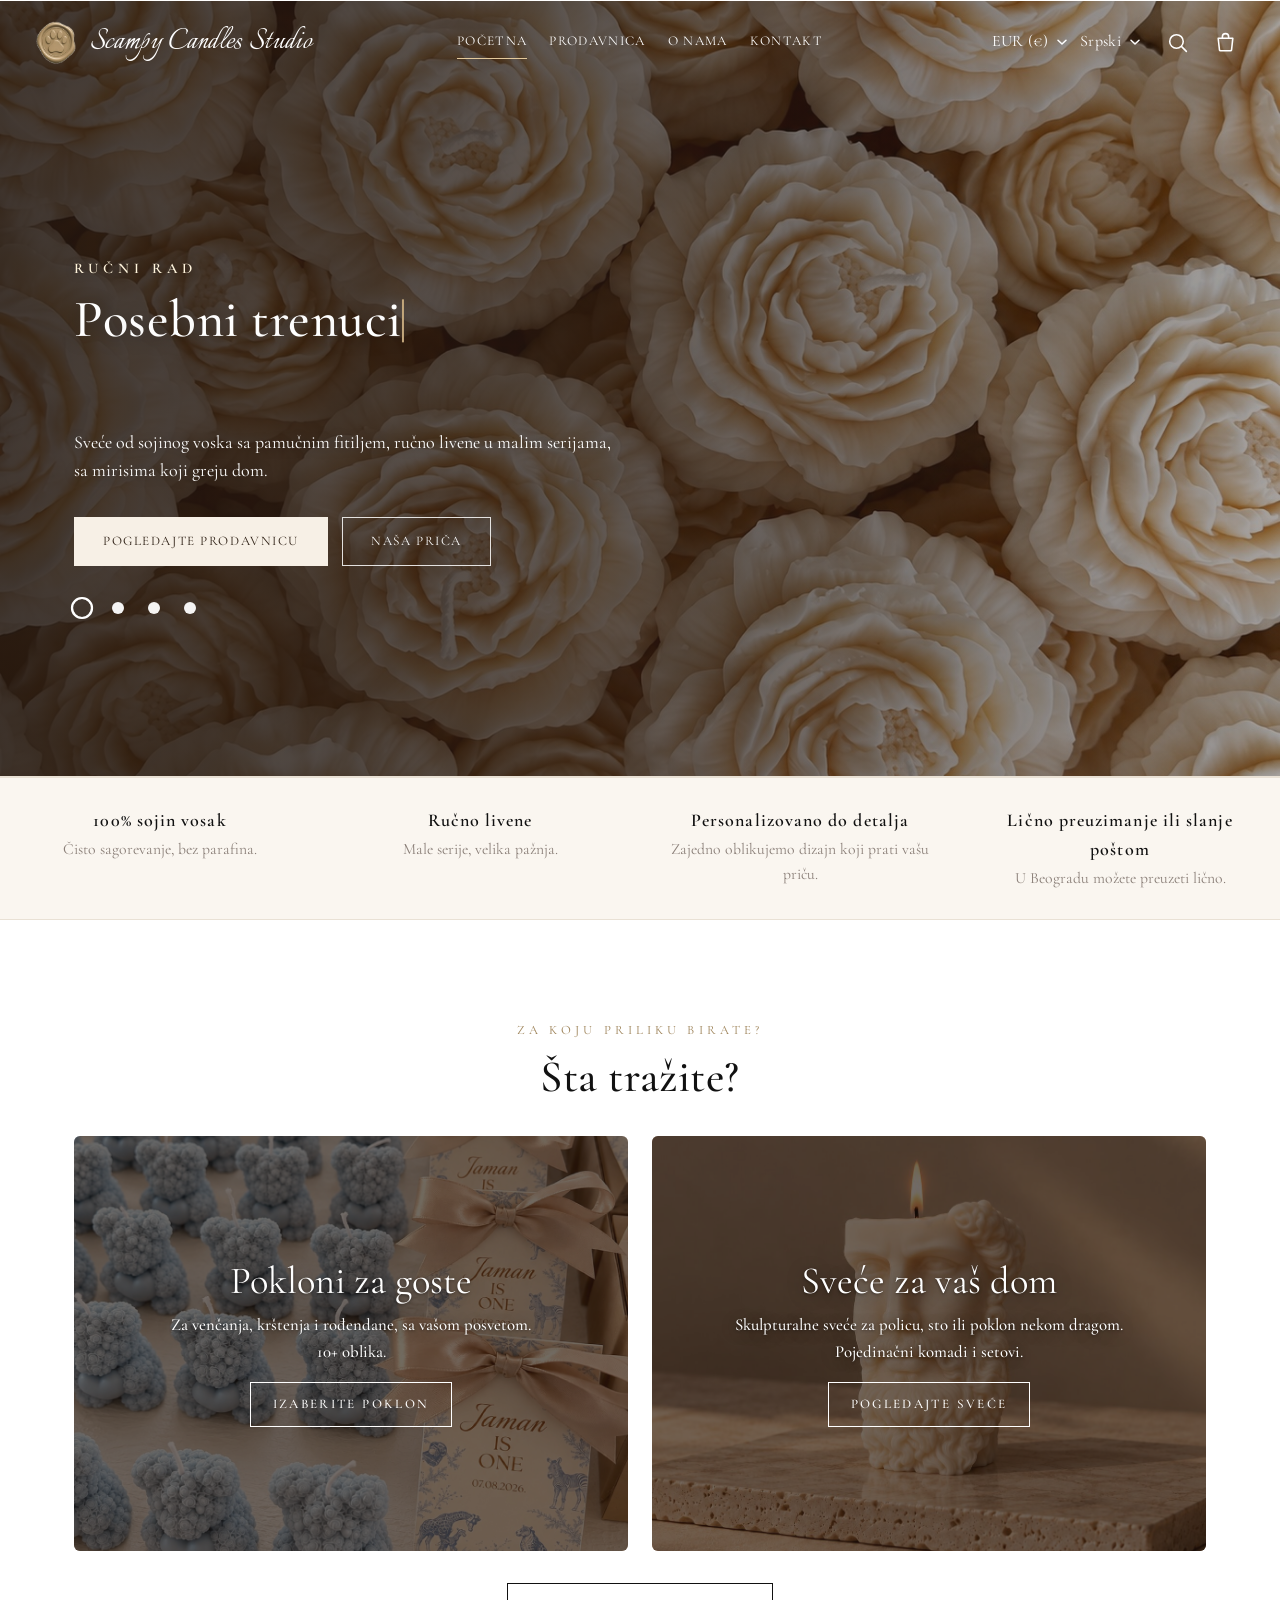
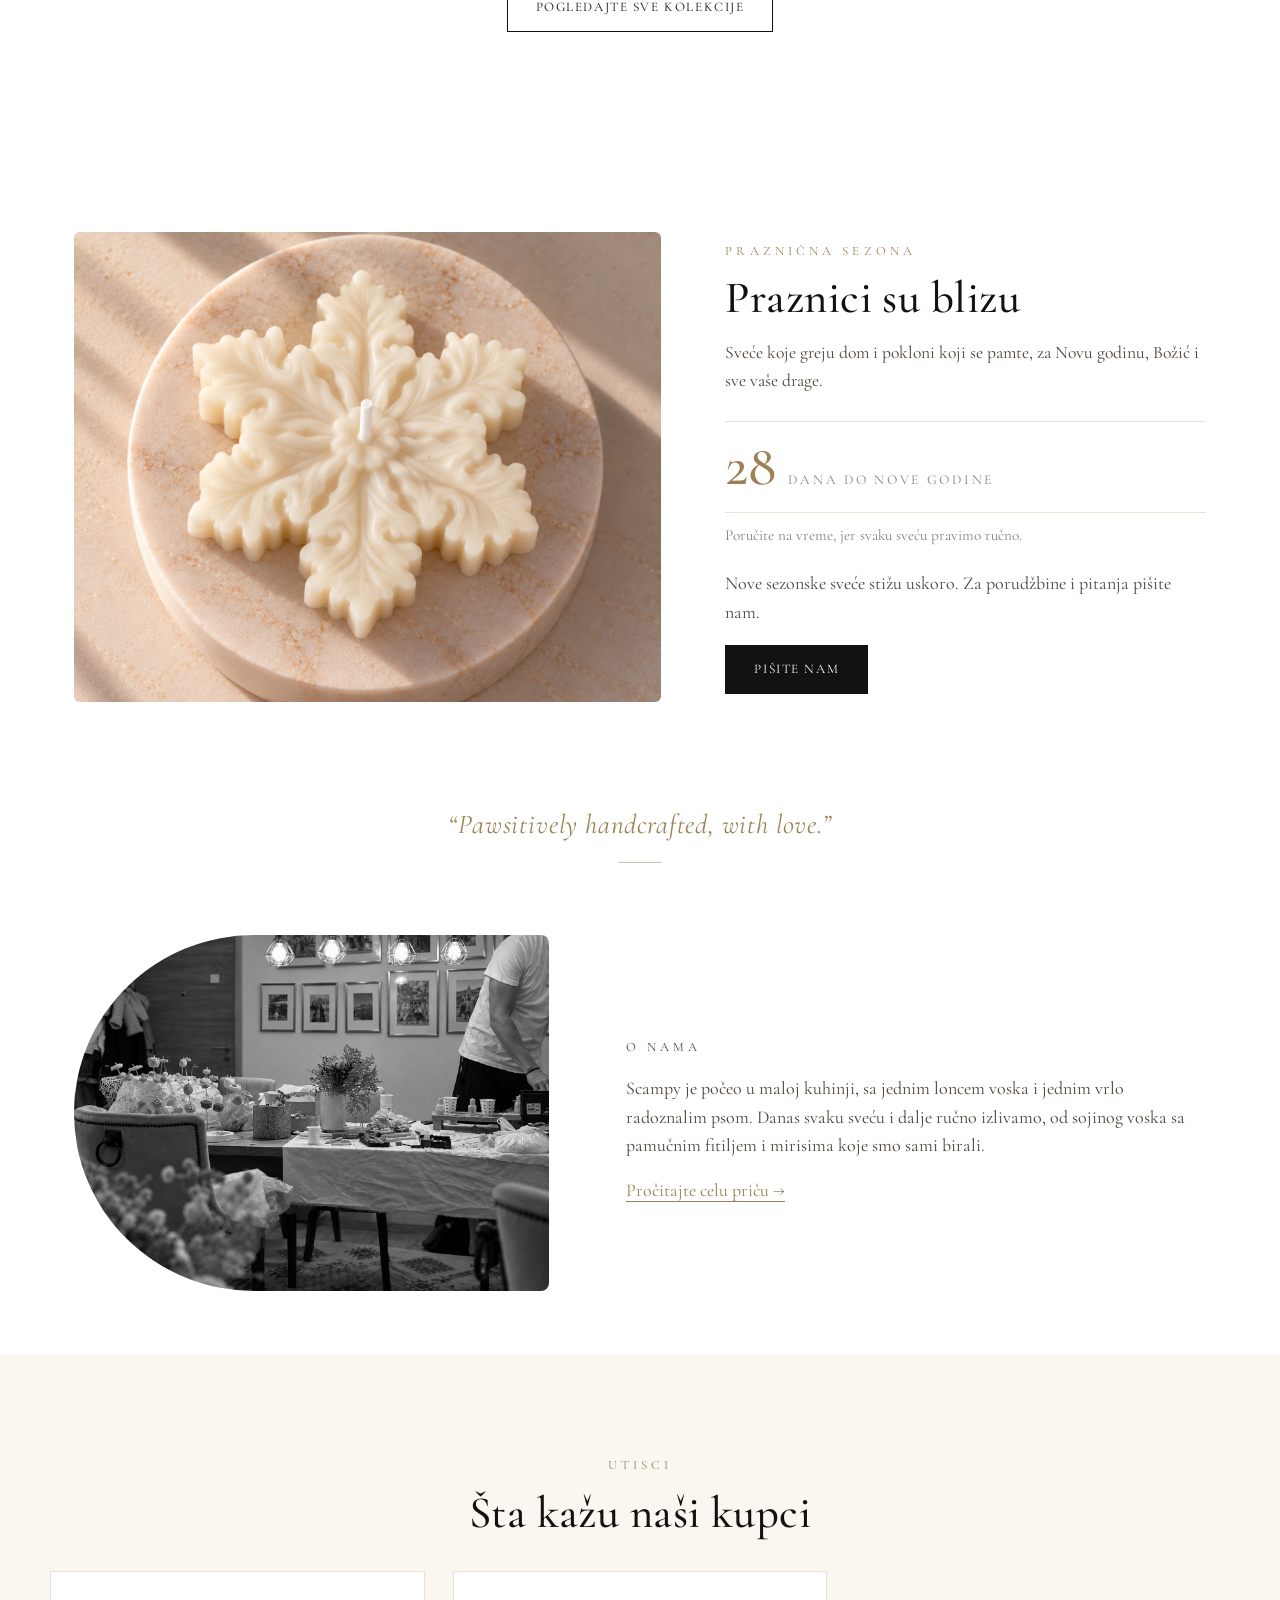
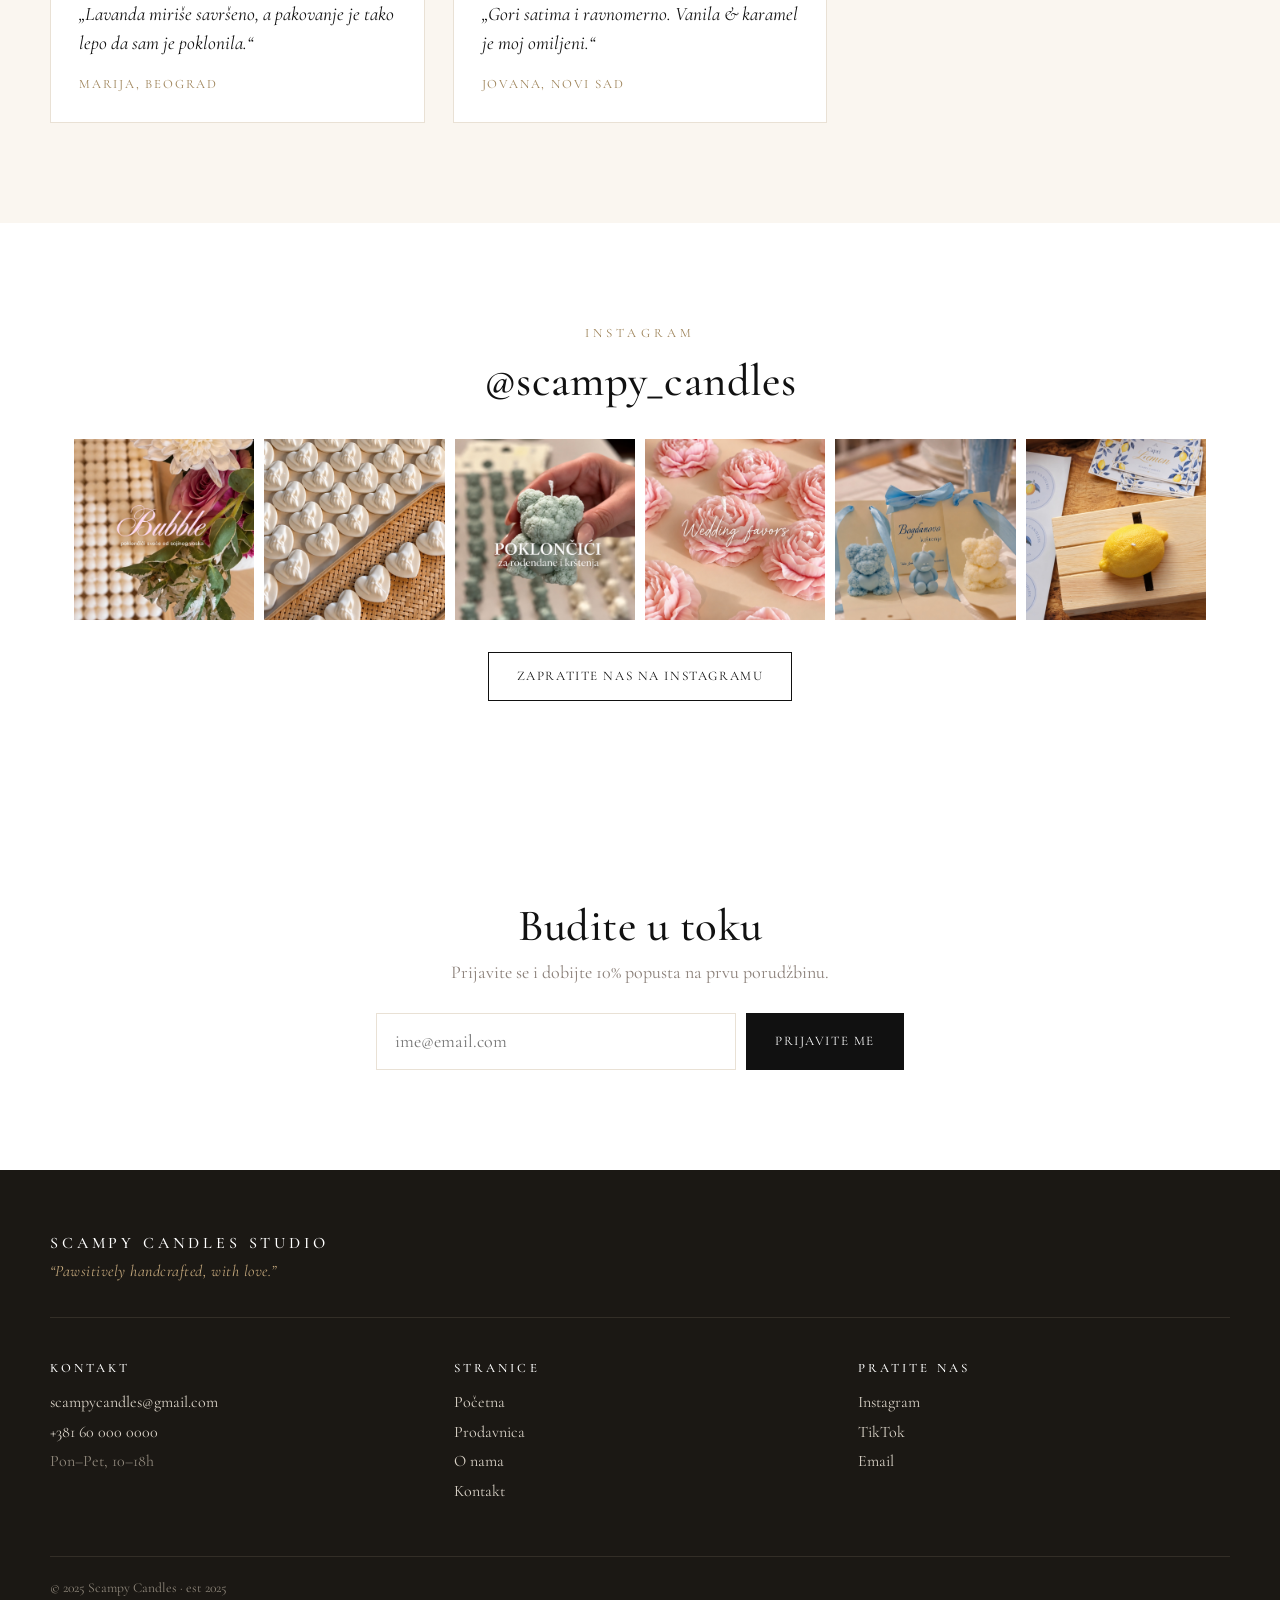
<file: index.html>
<!doctype html>
<html lang="sr">
<head>
  <meta charset="utf-8">
  <meta name="viewport" content="width=device-width, initial-scale=1">
  <link rel="icon" href="assets/seal.png">
  <title>Scampy Candles · Ručno rađene sojine sveće</title>
  <meta name="description" content="Ručno rađene sojine sveće. Pawsitively handcrafted, with love.">
  <link rel="preconnect" href="https://fonts.googleapis.com">
  <link rel="preconnect" href="https://fonts.gstatic.com" crossorigin>
  <link href="https://fonts.googleapis.com/css2?family=Cormorant+Garamond:ital,wght@0,400;0,500;0,600;1,400&family=Italianno&display=swap" rel="stylesheet">
  <link rel="stylesheet" href="style.css">
  <script src="i18n.js"></script>
  <!-- First visit in this browser session: the hero title types itself in (pages.js) -->
  <script>try { if (!sessionStorage.getItem('sc.typed') && !matchMedia('(prefers-reduced-motion: reduce)').matches) document.documentElement.classList.add('type-intro'); } catch (e) {}</script>
</head>
<body data-page="home">

  <header class="header" id="site-header"></header>

  <main>
    <div class="hero-wrap hero-wrap--photo">
      <div class="hero-bg" aria-hidden="true"><span style="background-image:url(assets/hero/hero1-landscape.jpg)"></span><span style="background-image:url(assets/hero/hero2-landscape.jpg)"></span><span style="background-image:url(assets/hero/hero3-landscape.jpg)"></span><span style="background-image:url(assets/hero/hero4-landscape.jpg)"></span></div>
    <section class="hero">
      <div class="hero__text">
        <p class="eyebrow">Ručni rad</p>
        <h2 class="hero__title">Posebni trenuci<br><em>zaslužuju posebne detalje.</em></h2>
        <p class="hero__lead">Sveće od sojinog voska sa pamučnim fitiljem, ručno livene u malim serijama, sa mirisima koji greju dom.</p>
        <div class="hero__cta">
          <a class="btn btn--solid" href="kolekcije.html">Pogledajte prodavnicu</a>
          <a class="btn btn--ghost" href="o-nama.html">Naša priča</a>
        </div>
        <div class="hero-dots" id="hero-dots" role="group" aria-label="Slike"></div>
      </div>
      <div class="hero__art" aria-hidden="true">
        <div class="hero__glow"></div>
        <img class="hero__seal" src="assets/seal.png" alt="" width="270" height="270">
        <span class="hero__est">est 2025</span>
      </div>
    </section>
    </div>

    <section class="features" aria-label="Zašto Scampy">
      <div><strong>100% sojin vosak</strong><span>Čisto sagorevanje, bez parafina.</span></div>
      <div><strong>Ručno livene</strong><span>Male serije, velika pažnja.</span></div>
      <div><strong>Personalizovano do detalja</strong><span>Zajedno oblikujemo dizajn koji prati vašu priču.</span></div>
      <div><strong>Lično preuzimanje ili slanje poštom</strong><span>U Beogradu možete preuzeti lično.</span></div>
    </section>

    <!-- Two ways in: candles as gifts for guests, or candles for your own home -->
    <section class="section paths">
      <header class="section__head">
        <p class="eyebrow">Za koju priliku birate?</p>
        <h2 class="section__title">Šta tražite?</h2>
      </header>
      <div class="paths__grid">
        <a class="path" href="prodavnica.html?c=pokloni">
          <img src="assets/products/meda-sa-srcem-3.jpg" alt="" loading="lazy" style="--pos: 50% 60%">
          <span class="path__body">
            <span class="path__name">Pokloni za goste</span>
            <span class="path__text">Za venčanja, krštenja i rođendane, sa vašom posvetom.<br>10+ oblika.</span>
            <span class="path__btn">Izaberite poklon</span>
          </span>
        </a>
        <a class="path" href="prodavnica.html?c=classic">
          <img src="assets/products/zevs-1.jpg" alt="" loading="lazy" style="--pos: 50% 62%">
          <span class="path__body">
            <span class="path__name">Sveće za vaš dom</span>
            <span class="path__text">Skulpturalne sveće za policu, sto ili poklon nekom dragom.<br>Pojedinačni komadi i setovi.</span>
            <span class="path__btn">Pogledajte sveće</span>
          </span>
        </a>
      </div>
      <p class="center paths__all"><a class="btn btn--ghost" href="kolekcije.html">Pogledajte sve kolekcije</a></p>
    </section>

    <!-- The season: text, picture and countdown change by themselves with the date (see SEASONS in pages.js) -->
    <section class="section season" id="season"></section>

    <p class="motto">“Pawsitively handcrafted, with love.”</p>

    <section class="story story--compact">
      <div class="story__art">
        <img src="assets/o-nama-radionica-cb.jpg" alt="Sto u radionici prepun ručno rađenih sveća u obliku cveća" loading="lazy">
      </div>
      <div class="story__text">
        <p class="eyebrow">O nama</p>
        <p>Scampy je počeo u maloj kuhinji, sa jednim loncem voska i jednim vrlo radoznalim psom. Danas svaku sveću i dalje ručno izlivamo, od sojinog voska sa pamučnim fitiljem i mirisima koje smo sami birali.</p>
        <p><a class="link" href="o-nama.html">Pročitajte celu priču →</a></p>
      </div>
    </section>

    <section class="section section--tint" aria-label="Utisci">
      <header class="section__head">
        <p class="eyebrow">Utisci</p>
        <h2 class="section__title">Šta kažu naši kupci</h2>
      </header>
      <div class="quotes">
        <blockquote><p>„Lavanda miriše savršeno, a pakovanje je tako lepo da sam je poklonila.“</p><cite>Marija, Beograd</cite></blockquote>
        <blockquote><p>„Gori satima i ravnomerno. Vanila&nbsp;&amp;&nbsp;karamel je moj omiljeni.“</p><cite>Jovana, Novi Sad</cite></blockquote>
      </div>
    </section>

    <section class="section insta" aria-label="Instagram">
      <header class="section__head">
        <p class="eyebrow">Instagram</p>
        <h2 class="section__title">@scampy_candles</h2>
      </header>
      <div class="insta__grid" id="insta"></div>
      <p class="center"><a class="btn btn--ghost" href="https://www.instagram.com/scampy_candles/" target="_blank" rel="noopener">Zapratite nas na Instagramu</a></p>
    </section>

    <section class="newsletter">
      <h2 class="section__title">Budite u toku</h2>
      <p>Prijavite se i dobijte 10% popusta na prvu porudžbinu.</p>
      <form class="newsletter__form" id="newsletter">
        <input type="email" required placeholder="ime@email.com" aria-label="Email">
        <button class="btn btn--solid" type="submit">Prijavite me</button>
      </form>
      <p class="newsletter__ok" id="newsletter-ok" hidden>Hvala! Javljamo se uskoro 🐾</p>
    </section>
  </main>

  <footer class="footer" id="site-footer"></footer>

  <script src="site.js"></script>
  <script src="pages.js"></script>
</body>
</html>
</file>
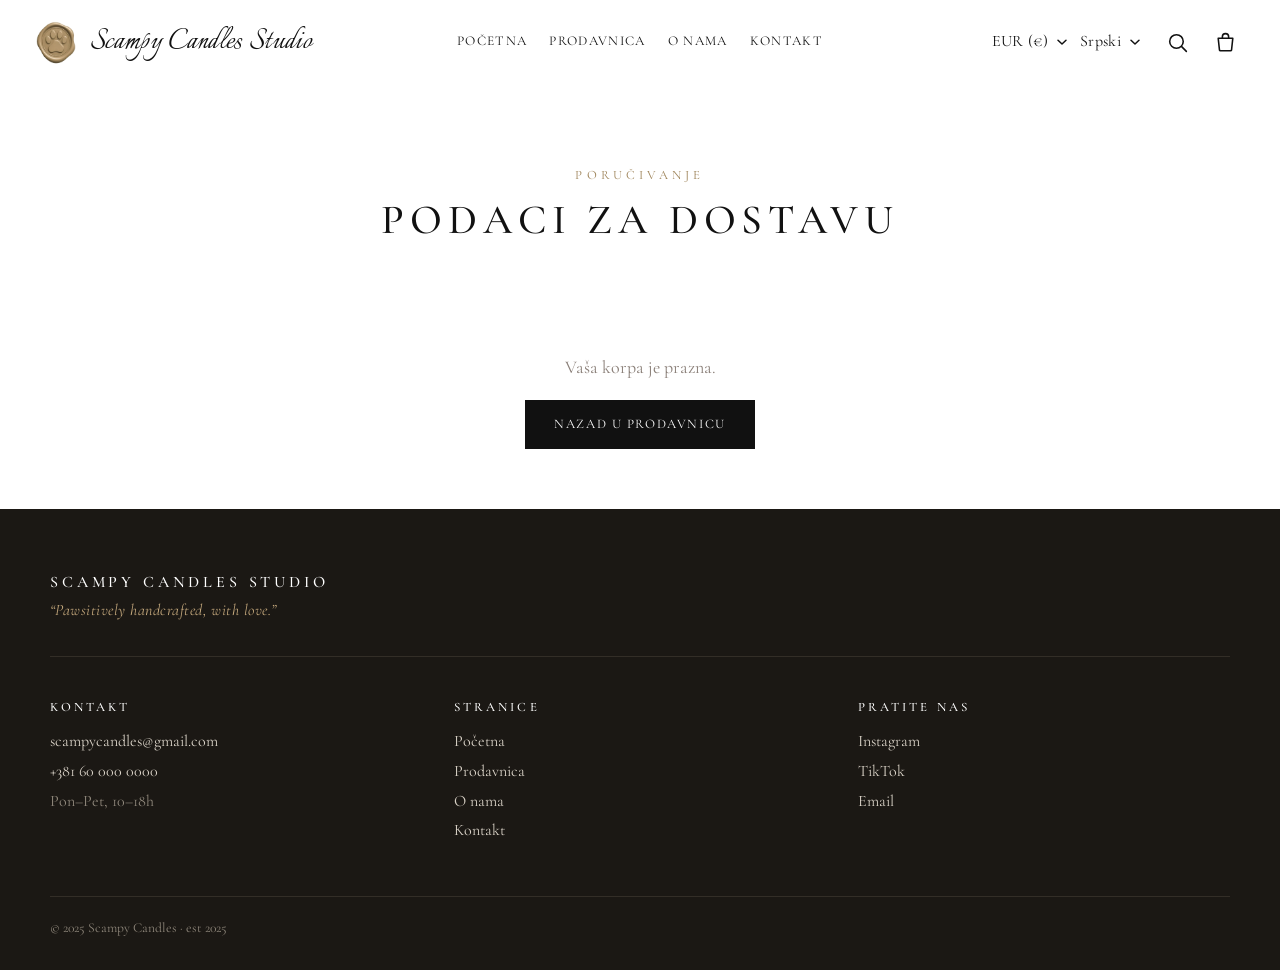
<file: checkout.html>
<!doctype html>
<html lang="sr">
<head>
  <meta charset="utf-8">
  <meta name="viewport" content="width=device-width, initial-scale=1">
  <link rel="icon" href="assets/seal.png">
  <title>Plaćanje · Scampy Candles</title>
  <meta name="robots" content="noindex">
  <link rel="preconnect" href="https://fonts.googleapis.com">
  <link rel="preconnect" href="https://fonts.gstatic.com" crossorigin>
  <link href="https://fonts.googleapis.com/css2?family=Cormorant+Garamond:ital,wght@0,400;0,500;0,600;1,400&family=Italianno&display=swap" rel="stylesheet">
  <link rel="stylesheet" href="style.css">
  <script src="i18n.js"></script>
</head>
<body data-page="checkout">
  <header class="header" id="site-header"></header>

  <main>
    <section class="page-head">
      <p class="eyebrow">Poručivanje</p>
      <h1 class="page-head__title">Podaci za dostavu</h1>
    </section>

    <section class="notfound" id="checkout-empty" hidden>
      <p>Vaša korpa je prazna.</p>
      <a class="btn btn--solid" href="prodavnica.html">Nazad u prodavnicu</a>
    </section>

    <section class="checkout" id="checkout-wrap">
      <form class="form" id="checkout-form" novalidate>
        <fieldset>
          <legend>Kontakt</legend>
          <div class="row">
            <div class="field"><label for="f-first">Ime</label><input id="f-first" name="firstName" required autocomplete="given-name"></div>
            <div class="field"><label for="f-last">Prezime</label><input id="f-last" name="lastName" required autocomplete="family-name"></div>
          </div>
          <div class="row">
            <div class="field"><label for="f-email">Email</label><input id="f-email" name="email" type="email" required autocomplete="email"></div>
            <div class="field"><label for="f-phone">Telefon</label><input id="f-phone" name="phone" type="tel" required pattern="[0-9 +\(\)\/\-]{6,}" title="Unesite broj telefona, npr. 060 123 4567" autocomplete="tel"></div>
          </div>
        </fieldset>

        <fieldset>
          <legend>Adresa dostave</legend>
          <div class="field"><label for="f-address">Ulica i broj</label><input id="f-address" name="address" required autocomplete="street-address"></div>
          <div class="row">
            <div class="field"><label for="f-zip">Poštanski broj</label><input id="f-zip" name="zip" required inputmode="numeric" pattern="[0-9]{5}" title="Poštanski broj ima 5 cifara" autocomplete="postal-code"></div>
            <div class="field"><label for="f-city">Grad</label><input id="f-city" name="city" required autocomplete="address-level2"></div>
          </div>
          <p class="muted hint">Za sada dostavljamo samo na teritoriji Srbije.</p>
          <div class="field"><label for="f-note">Napomena (nije obavezno)</label><textarea id="f-note" name="note" rows="3"></textarea></div>
        </fieldset>

        <fieldset>
          <legend>Način plaćanja</legend>
          <label class="pay">
            <input type="radio" name="payment" value="pouzecem" checked>
            <span>
              <strong>Plaćanje pouzećem</strong>
              <small>Plaćate kuriru gotovinom prilikom preuzimanja paketa.</small>
            </span>
          </label>
        </fieldset>

        <button class="btn btn--solid btn--block btn--lg" type="submit">Potvrdite porudžbinu</button>
        <p class="muted hint center">Klikom na dugme potvrđujete porudžbinu. Ništa ne plaćate unapred.</p>
      </form>

      <aside class="summary" aria-label="Pregled porudžbine">
        <h2>Vaša porudžbina</h2>
        <div id="sum-items"></div>
        <dl class="totals">
          <div class="totals__grand"><dt>Ukupno</dt><dd id="sum-sub"></dd></div>
        </dl>
        <p class="muted hint">Plaćate pri preuzimanju. <strong>Poštarinu plaćate kuriru.</strong></p>
      </aside>
    </section>
  </main>

  <footer class="footer" id="site-footer"></footer>
  <script src="site.js"></script>
  <script src="pages.js"></script>
</body>
</html>
</file>
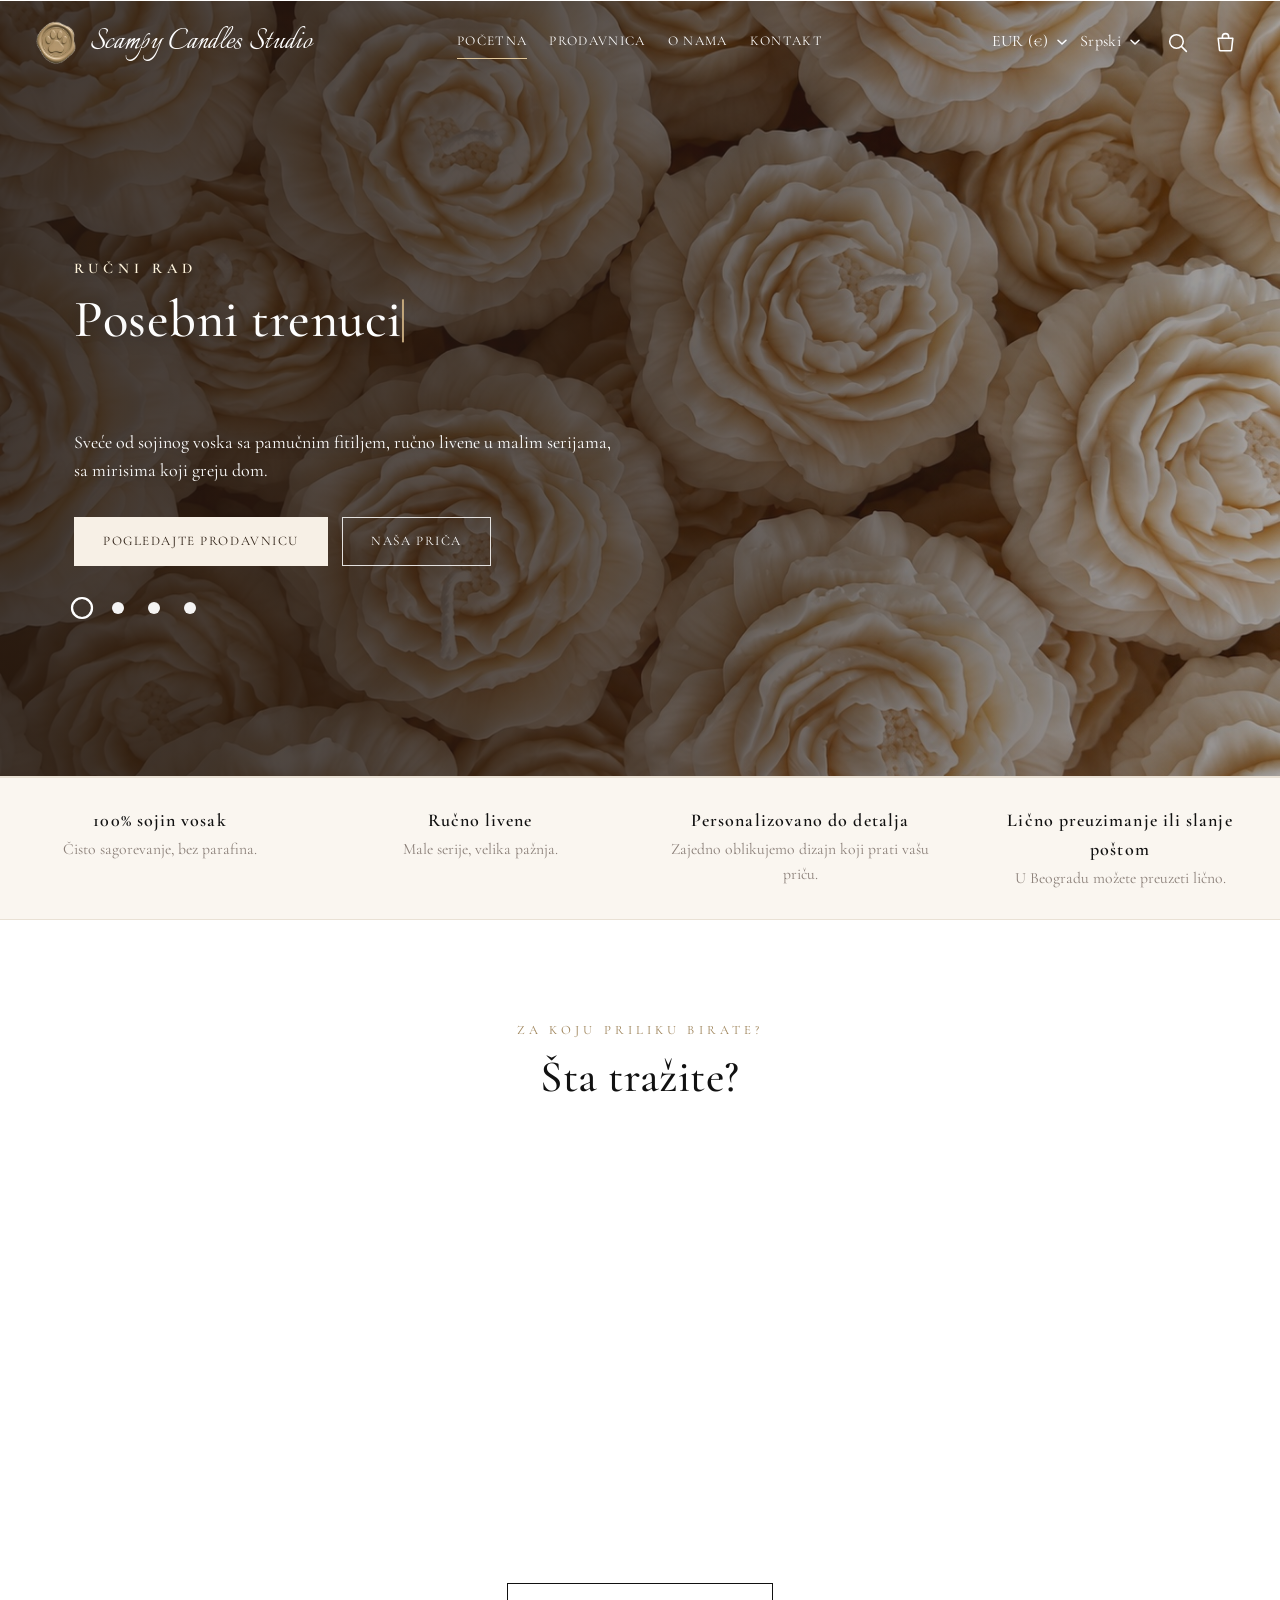
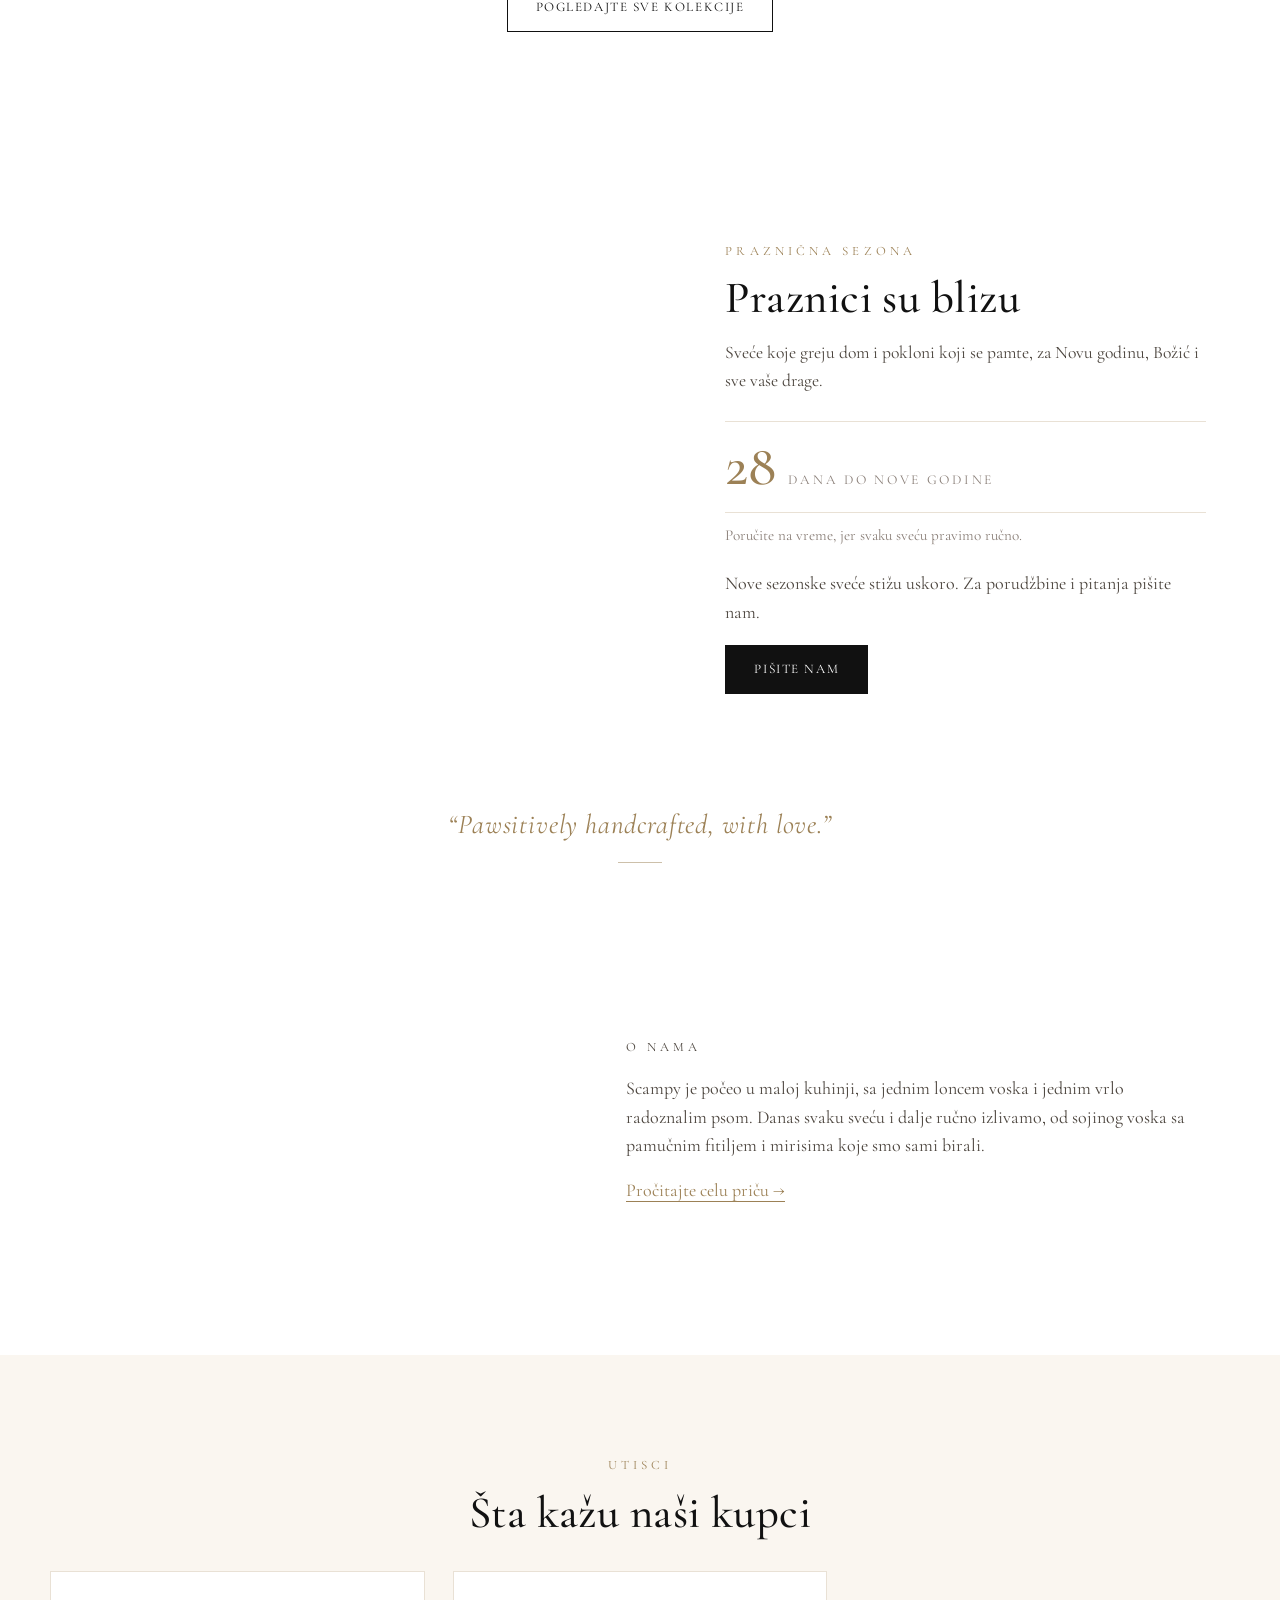
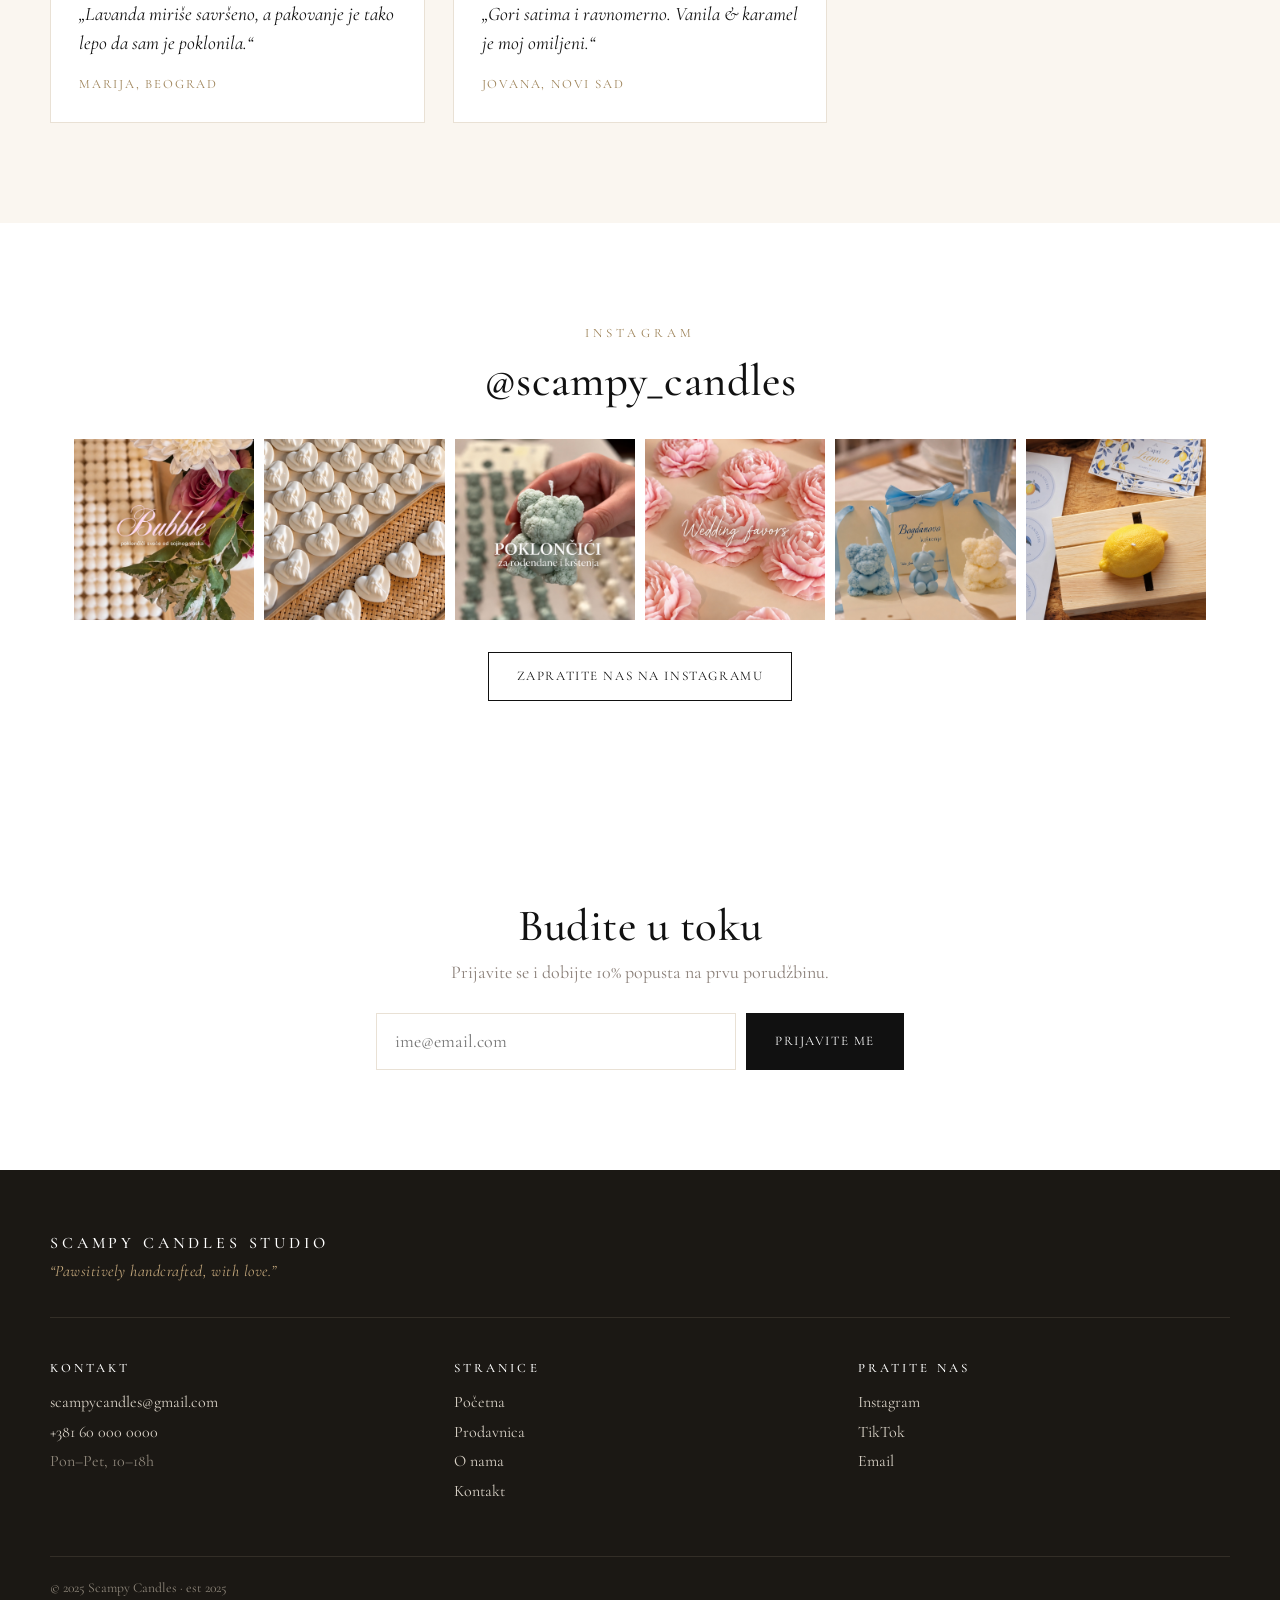
<file: hvala.html>
<!doctype html>
<html lang="sr">
<head>
  <meta charset="utf-8">
  <meta name="viewport" content="width=device-width, initial-scale=1">
  <link rel="icon" href="assets/seal.png">
  <title>Hvala · Scampy Candles</title>
  <meta name="robots" content="noindex">
  <link rel="preconnect" href="https://fonts.googleapis.com">
  <link rel="preconnect" href="https://fonts.gstatic.com" crossorigin>
  <link href="https://fonts.googleapis.com/css2?family=Cormorant+Garamond:ital,wght@0,400;0,500;0,600;1,400&family=Italianno&display=swap" rel="stylesheet">
  <link rel="stylesheet" href="style.css">
  <script src="i18n.js"></script>
</head>
<body data-page="thanks">
  <header class="header" id="site-header"></header>

  <main>
    <section class="page-head">
      <img class="thanks__seal" src="assets/seal.png" alt="" width="96" height="96">
      <p class="eyebrow">Porudžbina primljena</p>
      <h1 class="page-head__title">Hvala vam!</h1>
      <p class="muted">Broj porudžbine: <strong id="order-id"></strong></p>
      <p class="muted">Potvrdu šaljemo na <strong id="order-email"></strong>.</p>
      <p class="muted">Neko od nas će vas kontaktirati i javiti vam vreme dostave. <strong>Poštarinu plaćate kuriru.</strong></p>
    </section>

    <section class="thanks">
      <div class="summary">
        <h2>Pregled</h2>
        <div id="order-items"></div>
        <dl class="totals">
          <div><dt>Međuzbir</dt><dd id="order-sub"></dd></div>
          <div><dt>Dostava</dt><dd id="order-ship"></dd></div>
          <div class="totals__grand"><dt>Za plaćanje pouzećem (bez dostave)</dt><dd id="order-total"></dd></div>
        </dl>
      </div>
      <div class="summary">
        <h2>Adresa dostave</h2>
        <p id="order-address"></p>
        <p class="center thanks__cta"><a class="btn btn--solid" href="prodavnica.html">Nastavite kupovinu</a></p>
      </div>
    </section>
  </main>

  <footer class="footer" id="site-footer"></footer>
  <script src="site.js"></script>
  <script src="pages.js"></script>
</body>
</html>
</file>
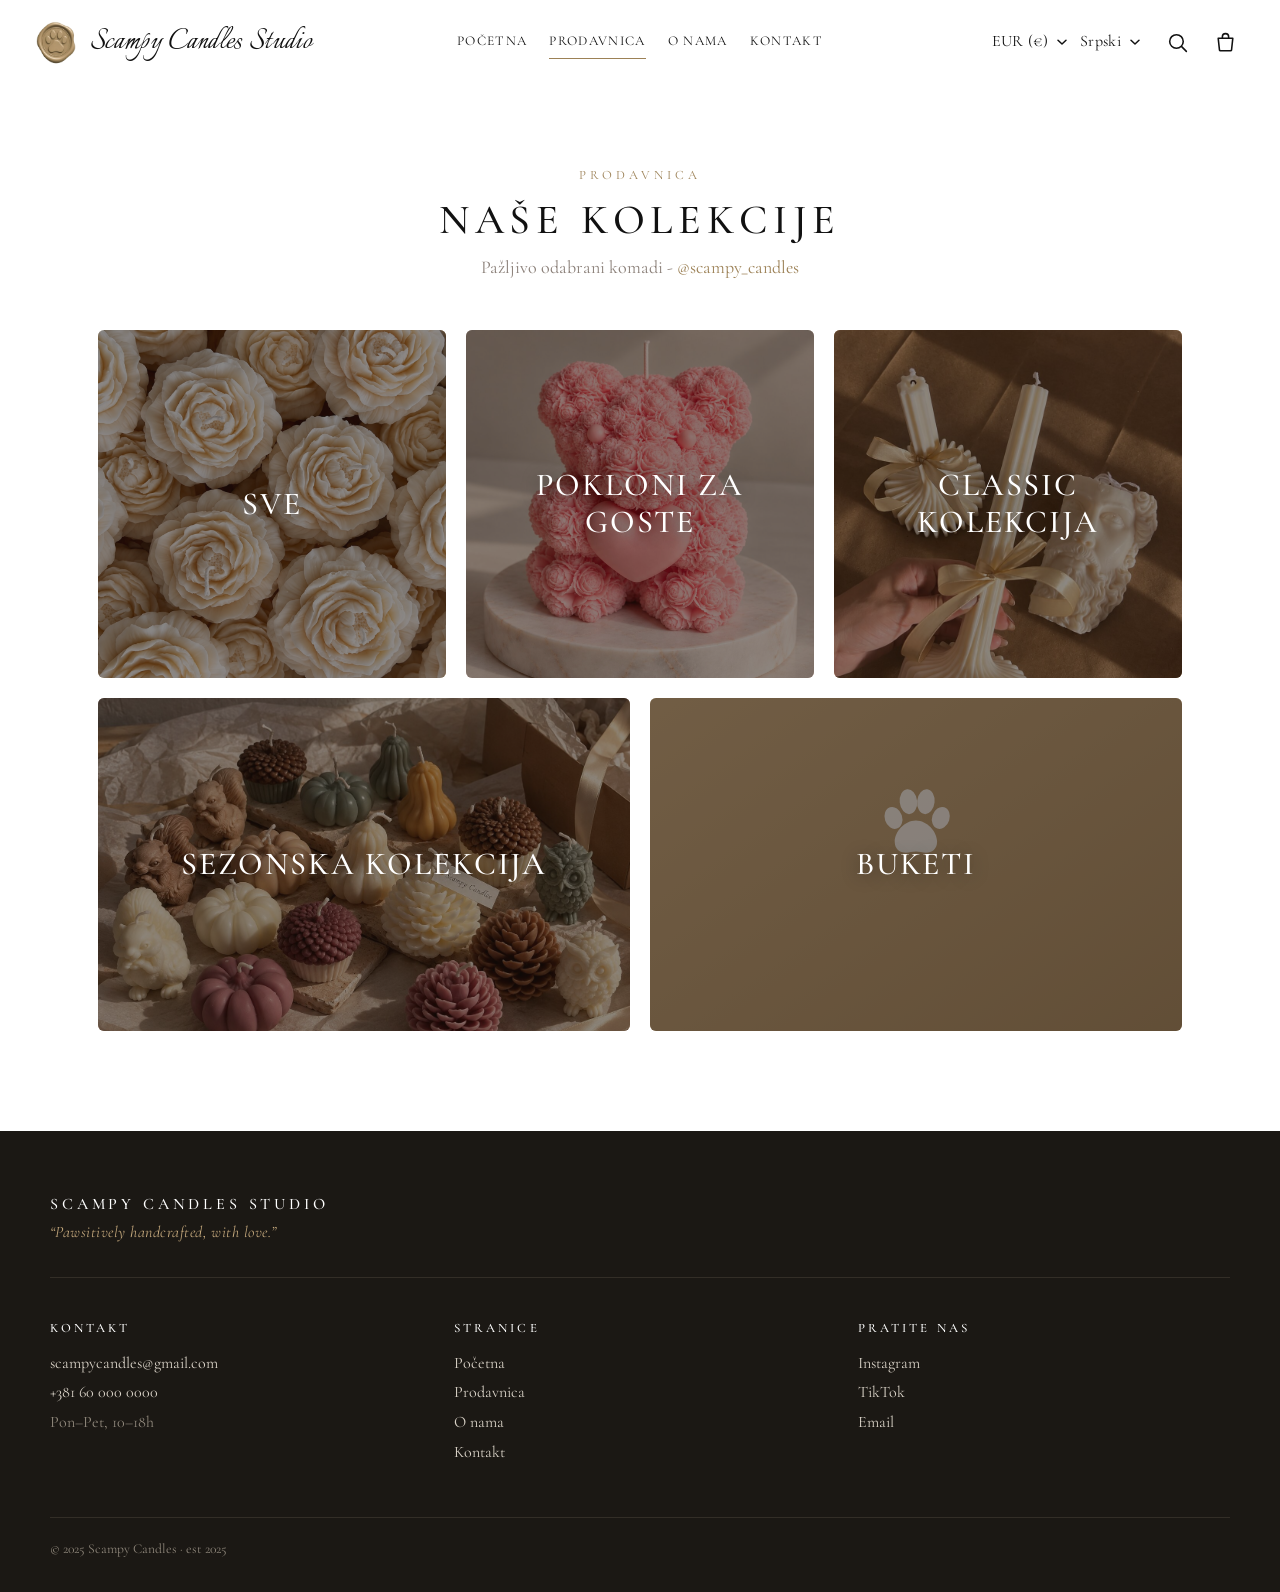
<file: kolekcije.html>
<!doctype html>
<html lang="sr">
<head>
  <meta charset="utf-8">
  <meta name="viewport" content="width=device-width, initial-scale=1">
  <link rel="icon" href="assets/seal.png">
  <title>Kolekcije · Scampy Candles</title>
  <meta name="description" content="Naše kolekcije: pokloni za goste, Classic, Sezonska kolekcija i buketi.">
  <link rel="preconnect" href="https://fonts.googleapis.com">
  <link rel="preconnect" href="https://fonts.gstatic.com" crossorigin>
  <link href="https://fonts.googleapis.com/css2?family=Cormorant+Garamond:ital,wght@0,400;0,500;0,600;1,400&family=Italianno&display=swap" rel="stylesheet">
  <link rel="stylesheet" href="style.css">
  <script src="i18n.js"></script>
</head>
<body data-page="shop" data-init="collections" data-head="caps">
  <header class="header" id="site-header"></header>

  <main>
    <section class="page-head">
      <p class="eyebrow">Prodavnica</p>
      <h1 class="page-head__title">Naše kolekcije</h1>
      <p class="muted">Pažljivo odabrani komadi - <a class="link" href="https://www.instagram.com/scampy_candles/" target="_blank" rel="noopener">@scampy_candles</a></p>
    </section>

    <section class="section section--flush">
      <div class="collections" id="collections"></div>
    </section>
  </main>

  <footer class="footer" id="site-footer"></footer>
  <script src="site.js"></script>
  <script src="pages.js"></script>
</body>
</html>
</file>
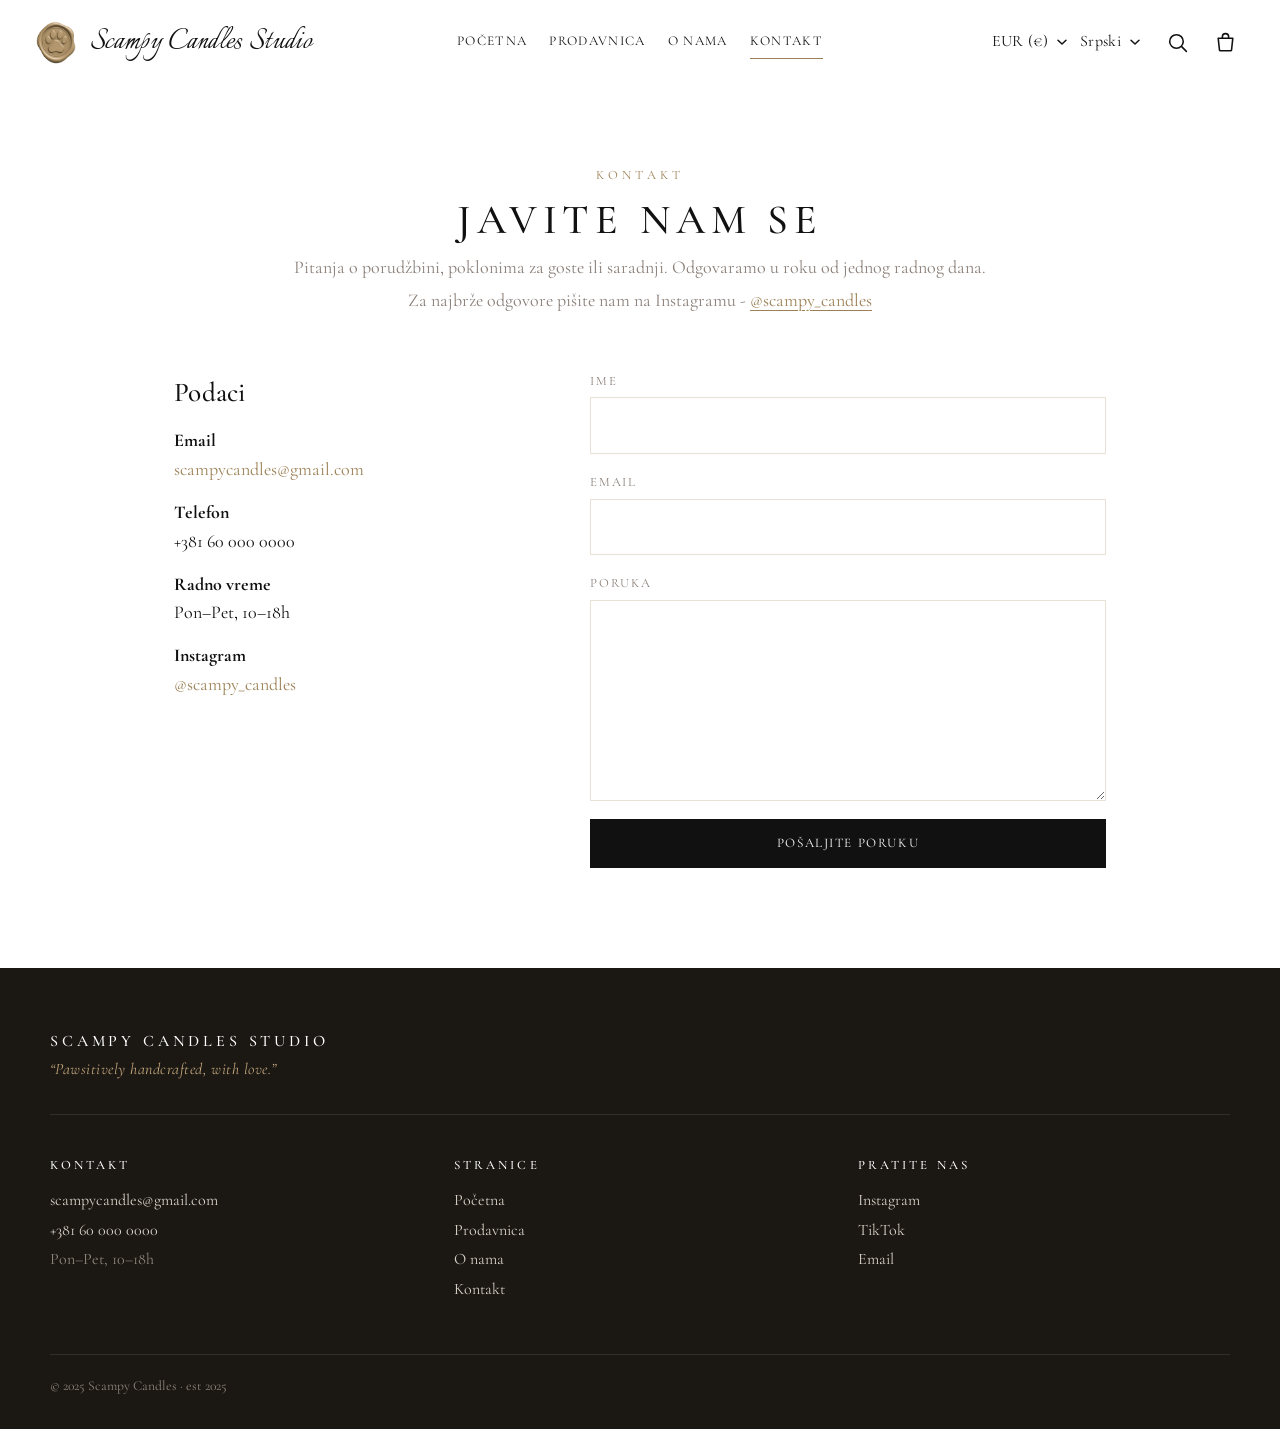
<file: kontakt.html>
<!doctype html>
<html lang="sr">
<head>
  <meta charset="utf-8">
  <meta name="viewport" content="width=device-width, initial-scale=1">
  <link rel="icon" href="assets/seal.png">
  <title>Kontakt · Scampy Candles</title>
  <meta name="description" content="Pišite nam: pitanja o porudžbinama, poklonima za goste i saradnji.">
  <link rel="preconnect" href="https://fonts.googleapis.com">
  <link rel="preconnect" href="https://fonts.gstatic.com" crossorigin>
  <link href="https://fonts.googleapis.com/css2?family=Cormorant+Garamond:ital,wght@0,400;0,500;0,600;1,400&family=Italianno&display=swap" rel="stylesheet">
  <link rel="stylesheet" href="style.css">
  <script src="i18n.js"></script>
</head>
<body data-page="contact">
  <header class="header" id="site-header"></header>

  <main>
    <section class="page-head">
      <p class="eyebrow">Kontakt</p>
      <h1 class="page-head__title">Javite nam se</h1>
      <p class="muted">Pitanja o porudžbini, poklonima za goste ili saradnji. Odgovaramo u roku od jednog radnog dana.</p>
      <p class="muted">Za najbrže odgovore pišite nam na Instagramu - <a class="link" href="https://ig.me/m/scampy_candles" target="_blank" rel="noopener">@scampy_candles</a></p>
    </section>

    <section class="contact">
      <div class="contact__info">
        <h2>Podaci</h2>
        <p><strong>Email</strong><br><a href="mailto:scampycandles@gmail.com">scampycandles@gmail.com</a></p>
        <p><strong>Telefon</strong><br>+381 60 000 0000</p>
        <p><strong>Radno vreme</strong><br>Pon–Pet, 10–18h</p>
        <p><strong>Instagram</strong><br><a href="https://www.instagram.com/scampy_candles/" target="_blank" rel="noopener">@scampy_candles</a></p>
      </div>

      <div>
        <form class="form" id="contact-form">
          <div class="field"><label for="c-name">Ime</label><input id="c-name" name="name" required autocomplete="name"></div>
          <div class="field"><label for="c-email">Email</label><input id="c-email" name="email" type="email" required autocomplete="email"></div>
          <div class="field"><label for="c-msg">Poruka</label><textarea id="c-msg" name="message" rows="6" required></textarea></div>
          <button class="btn btn--solid" type="submit">Pošaljite poruku</button>
        </form>
        <p class="newsletter__ok" id="contact-ok" hidden>Hvala na poruci! Javljamo se uskoro 🐾</p>
      </div>
    </section>
  </main>

  <footer class="footer" id="site-footer"></footer>
  <script src="site.js"></script>
  <script src="pages.js"></script>
</body>
</html>
</file>
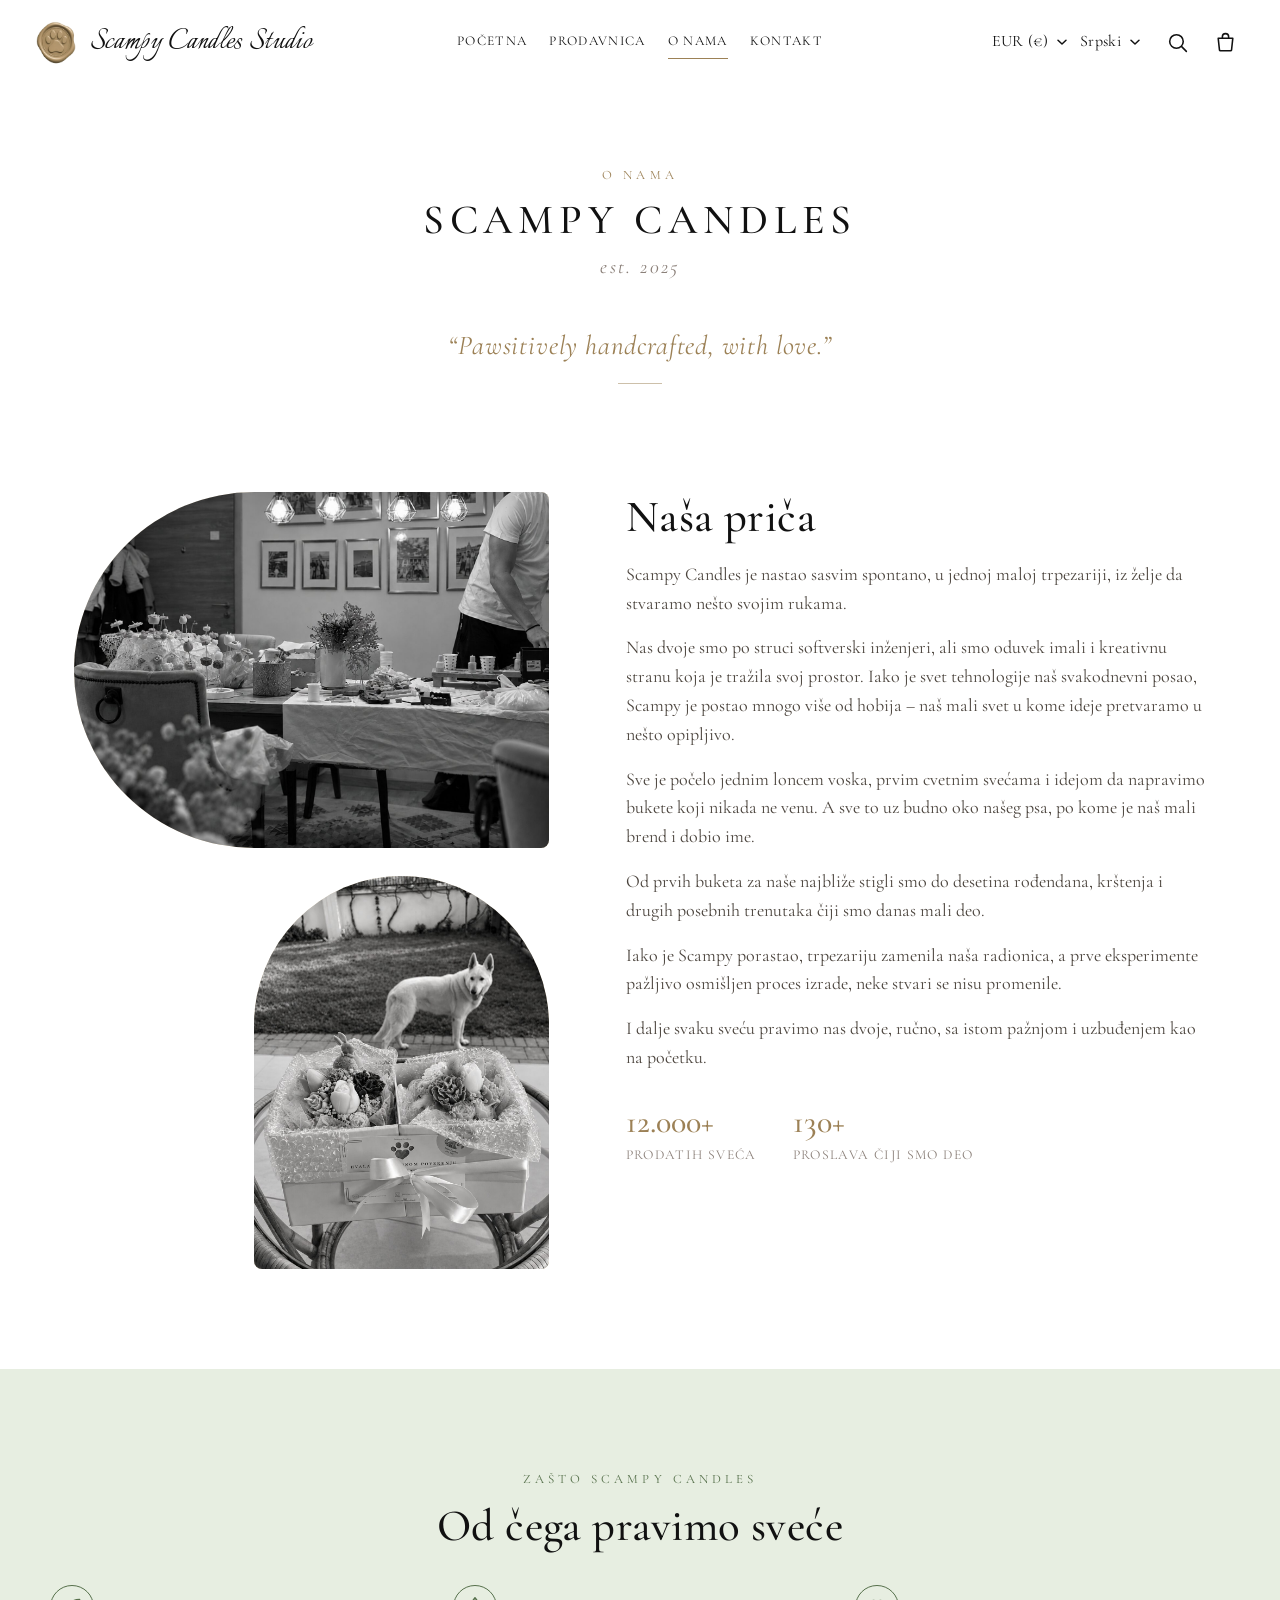
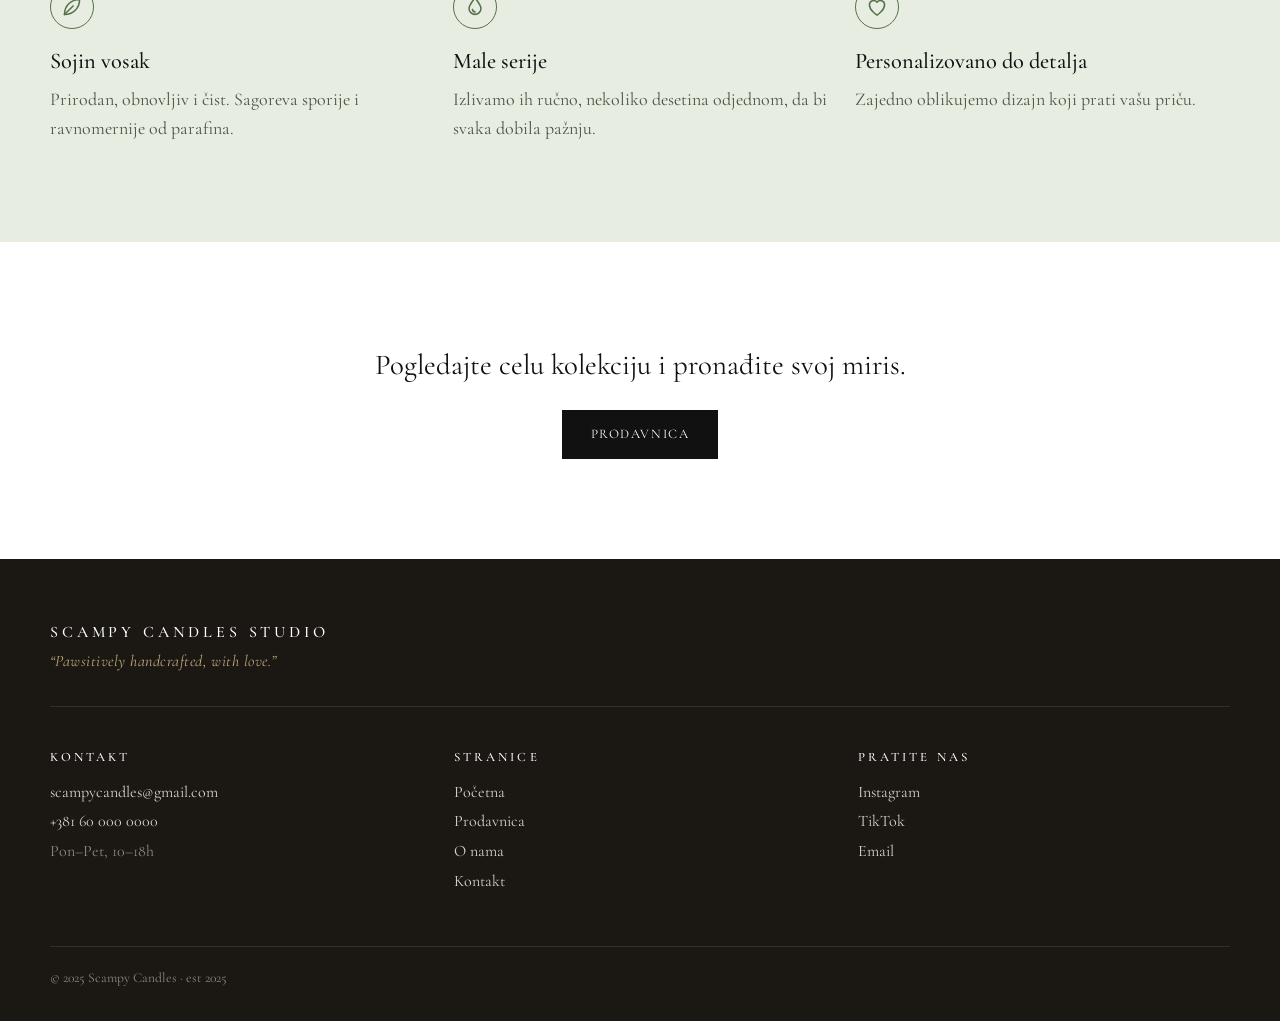
<file: o-nama.html>
<!doctype html>
<html lang="sr">
<head>
  <meta charset="utf-8">
  <meta name="viewport" content="width=device-width, initial-scale=1">
  <link rel="icon" href="assets/seal.png">
  <title>O nama · Scampy Candles</title>
  <meta name="description" content="Priča iza Scampy Candles: ručno rađene sojine sveće i dizajn od početka do kraja.">
  <link rel="preconnect" href="https://fonts.googleapis.com">
  <link rel="preconnect" href="https://fonts.gstatic.com" crossorigin>
  <link href="https://fonts.googleapis.com/css2?family=Cormorant+Garamond:ital,wght@0,400;0,500;0,600;1,400&family=Italianno&display=swap" rel="stylesheet">
  <link rel="stylesheet" href="style.css">
  <script src="i18n.js"></script>
</head>
<body data-page="about">
  <header class="header" id="site-header"></header>

  <main>
    <section class="page-head">
      <p class="eyebrow">O nama</p>
      <h1 class="page-head__title">Scampy Candles</h1>
      <p class="page-head__est">est. 2025</p>
    </section>

    <p class="motto">“Pawsitively handcrafted, with love.”</p>

    <section class="story">
      <div class="story__art">
        <img src="assets/o-nama-radionica-cb.jpg" alt="Sto u radionici prepun ručno rađenih sveća u obliku cveća" loading="lazy">
      </div>
      <div class="story__text">
        <h2 class="section__title">Naša priča</h2>
        <p>Scampy Candles je nastao sasvim spontano, u jednoj maloj trpezariji, iz želje da stvaramo nešto svojim rukama.</p>
        <p>Nas dvoje smo po struci softverski inženjeri, ali smo oduvek imali i kreativnu stranu koja je tražila svoj prostor. Iako je svet tehnologije naš svakodnevni posao, Scampy je postao mnogo više od hobija – naš mali svet u kome ideje pretvaramo u nešto opipljivo.</p>
        <p>Sve je počelo jednim loncem voska, prvim cvetnim svećama i idejom da napravimo bukete koji nikada ne venu. A sve to uz budno oko našeg psa, po kome je naš mali brend i dobio ime.</p>
        <p>Od prvih buketa za naše najbliže stigli smo do desetina rođendana, krštenja i drugih posebnih trenutaka čiji smo danas mali deo.</p>
        <p>Iako je Scampy porastao, trpezariju zamenila naša radionica, a prve eksperimente pažljivo osmišljen proces izrade, neke stvari se nisu promenile.</p>
        <p>I dalje svaku sveću pravimo nas dvoje, ručno, sa istom pažnjom i uzbuđenjem kao na početku.</p>
        <ul class="stats">
          <li><strong>12.000+</strong><span>prodatih sveća</span></li>
          <li><strong>130+</strong><span>proslava čiji smo deo</span></li>
        </ul>
      </div>
      <div class="story__art story__art--tall">
        <img src="assets/o-nama-scampy-cb.jpg" alt="Scampy u dvorištu iza dve kutije sa buketima od sveća" loading="lazy">
      </div>
    </section>

    <section class="section section--tint section--eco">
      <header class="section__head">
        <p class="eyebrow">Zašto Scampy Candles</p>
        <h2 class="section__title">Od čega pravimo sveće</h2>
      </header>
      <div class="values">
        <div><span class="values__icon" aria-hidden="true"><svg viewBox="0 0 24 24"><path d="M5 19C5 11 11 5 19 5c0 8-6 14-14 14Z"/><path d="M5 19l8-8"/></svg></span><h3>Sojin vosak</h3><p>Prirodan, obnovljiv i čist. Sagoreva sporije i ravnomernije od parafina.</p></div>
        <div><span class="values__icon" aria-hidden="true"><svg viewBox="0 0 24 24"><path d="M12 3.5c3.2 4.2 5.5 7 5.5 9.8a5.5 5.5 0 0 1-11 0c0-2.8 2.3-5.6 5.5-9.8Z"/><path d="M9.6 14.2a2.6 2.6 0 0 0 2.4 2.3"/></svg></span><h3>Male serije</h3><p>Izlivamo ih ručno, nekoliko desetina odjednom, da bi svaka dobila pažnju.</p></div>
        <div><span class="values__icon" aria-hidden="true"><svg viewBox="0 0 24 24"><path d="M12 19.5s-7-4.3-7-9.6A3.9 3.9 0 0 1 12 7.6a3.9 3.9 0 0 1 7 2.3c0 5.3-7 9.6-7 9.6Z"/></svg></span><h3>Personalizovano do detalja</h3><p>Zajedno oblikujemo dizajn koji prati vašu priču.</p></div>
      </div>
    </section>

    <section class="newsletter">
      <p class="newsletter__lead">Pogledajte celu kolekciju i pronađite svoj miris.</p>
      <p class="center"><a class="btn btn--solid" href="kolekcije.html">Prodavnica</a></p>
    </section>
  </main>

  <footer class="footer" id="site-footer"></footer>
  <script src="site.js"></script>
  <script src="pages.js"></script>
</body>
</html>
</file>
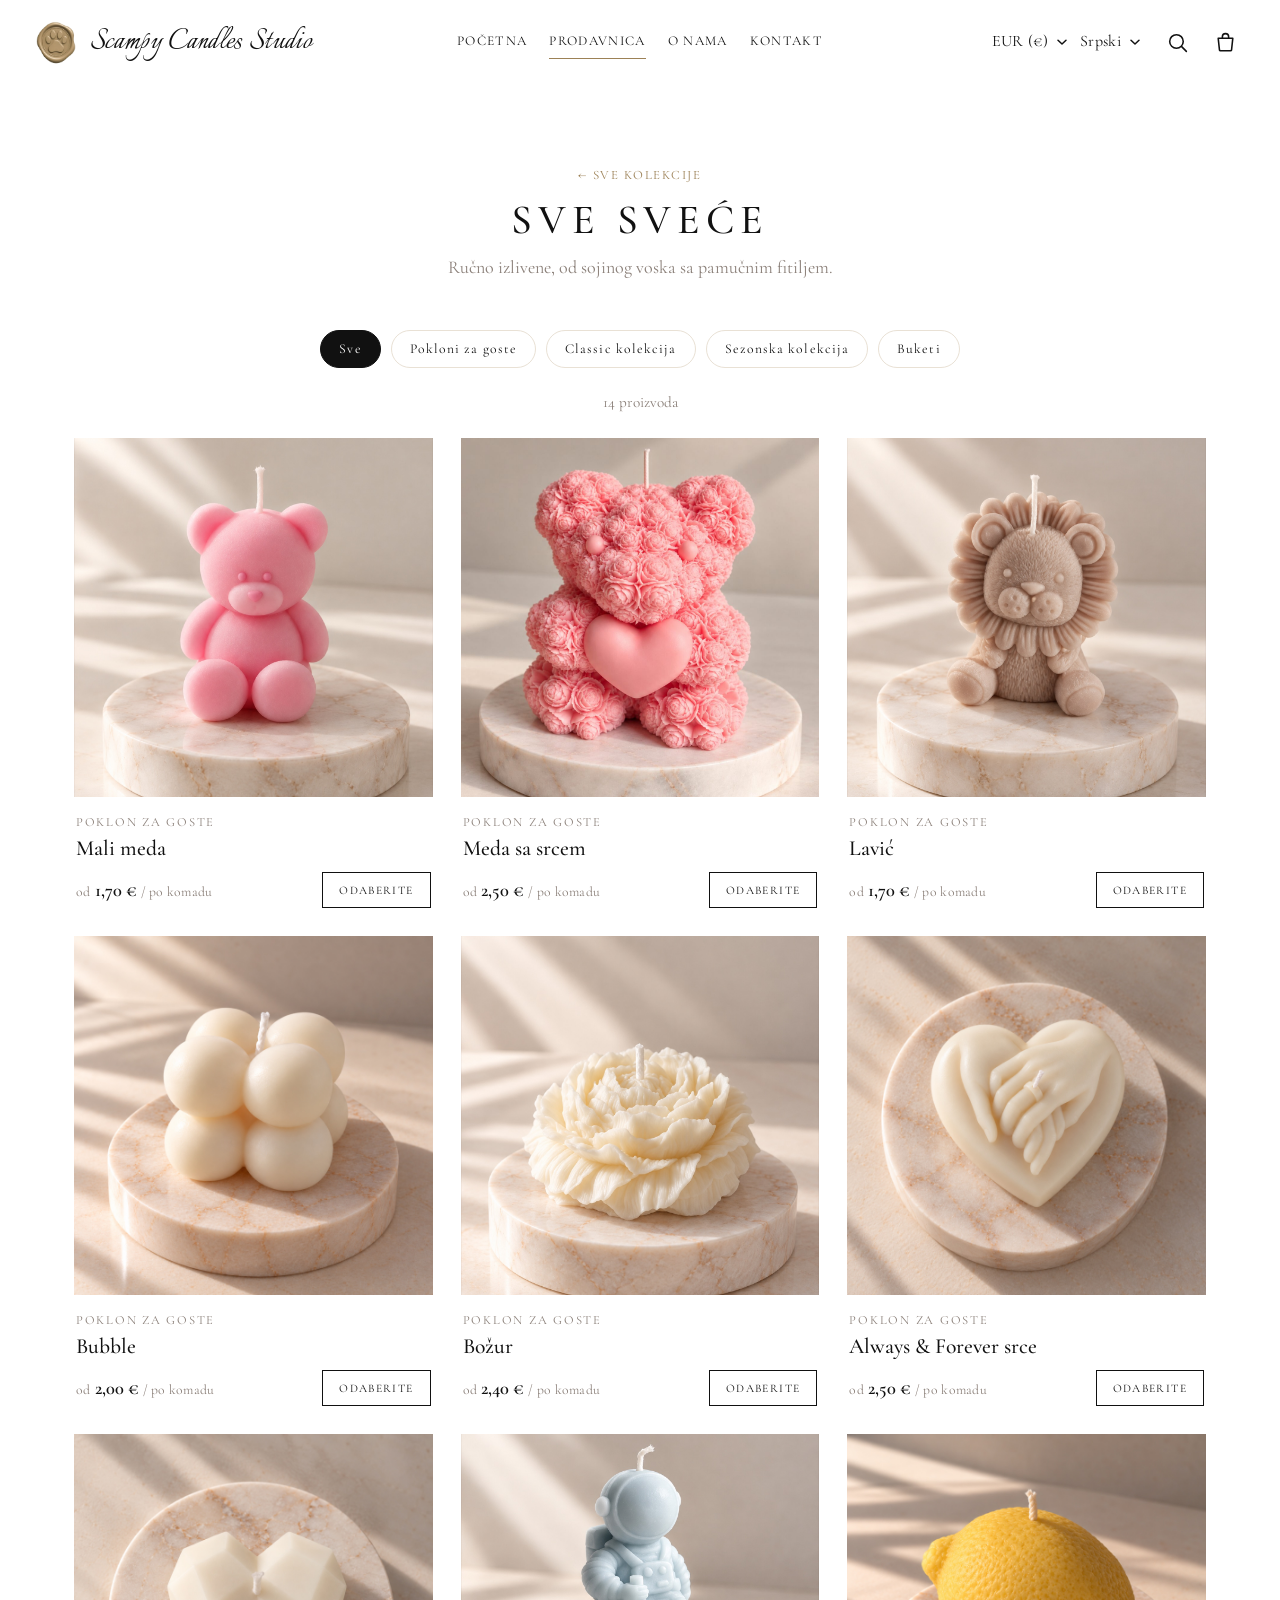
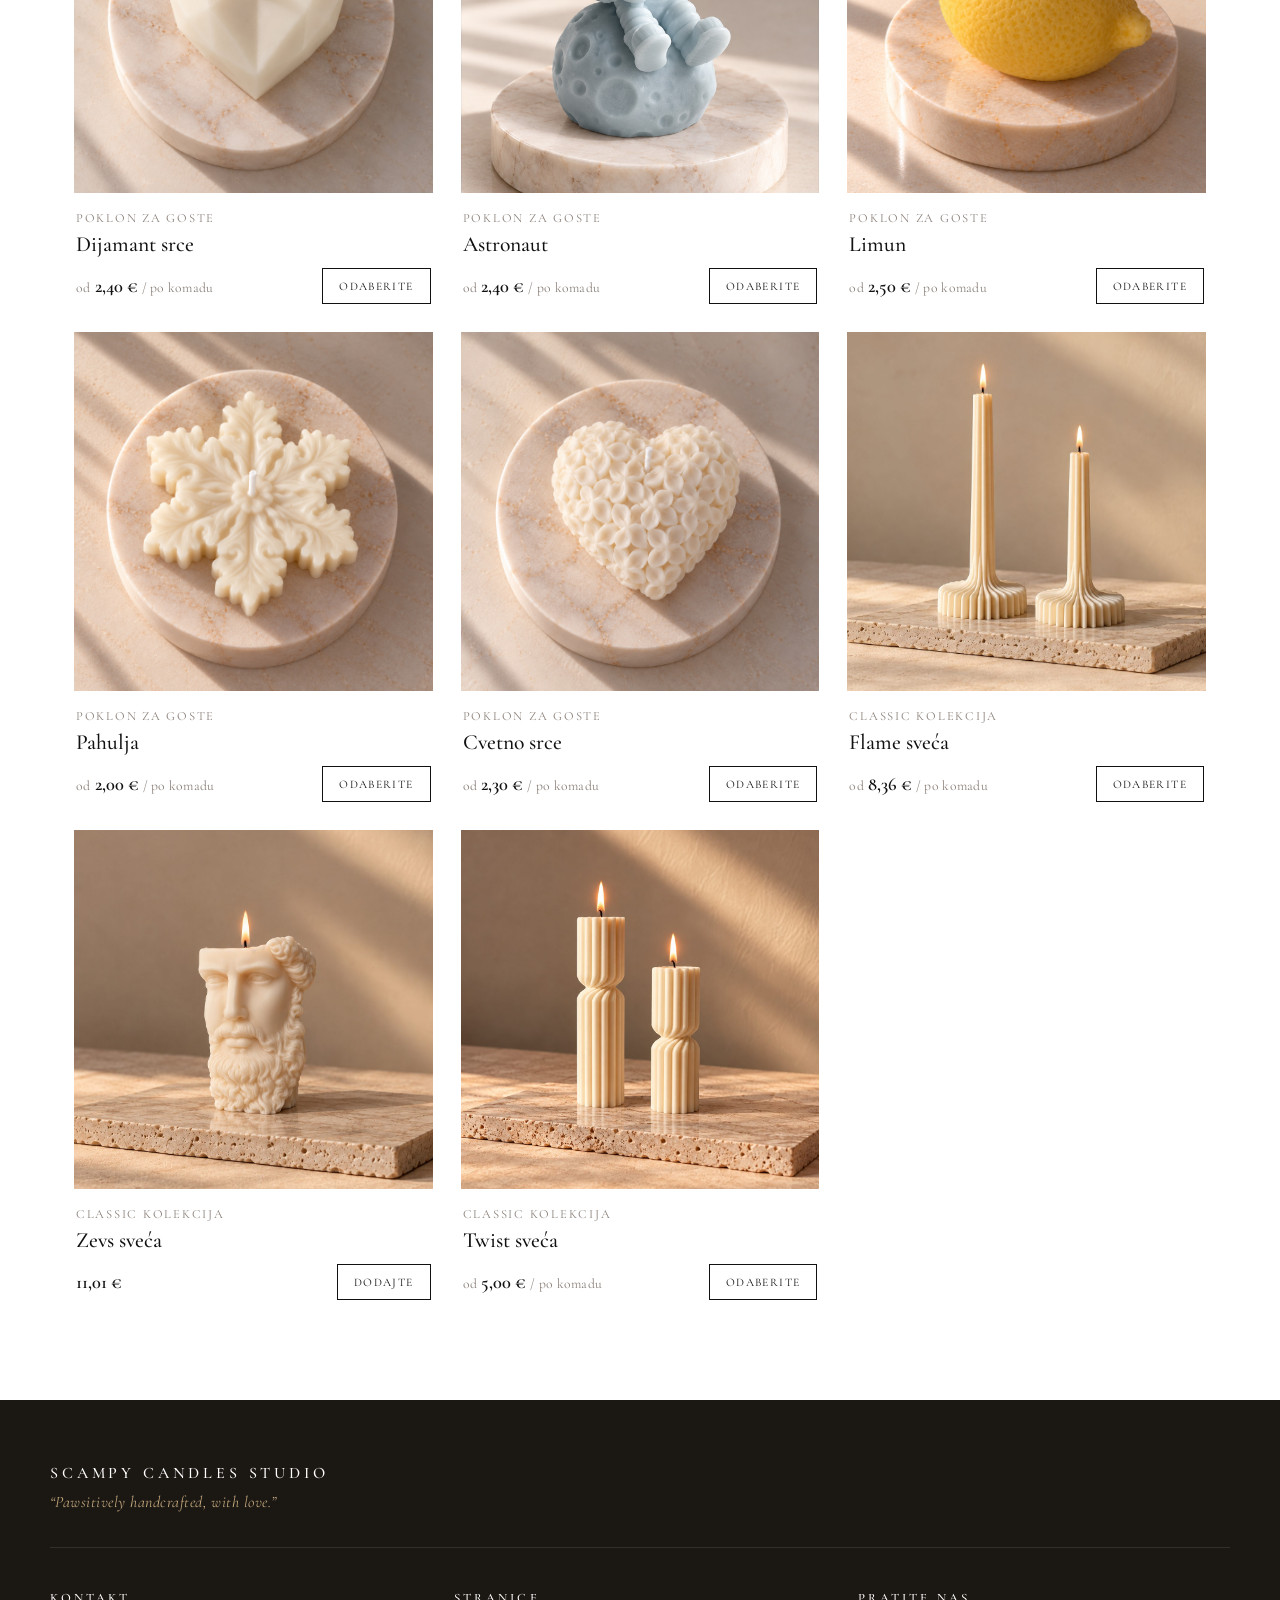
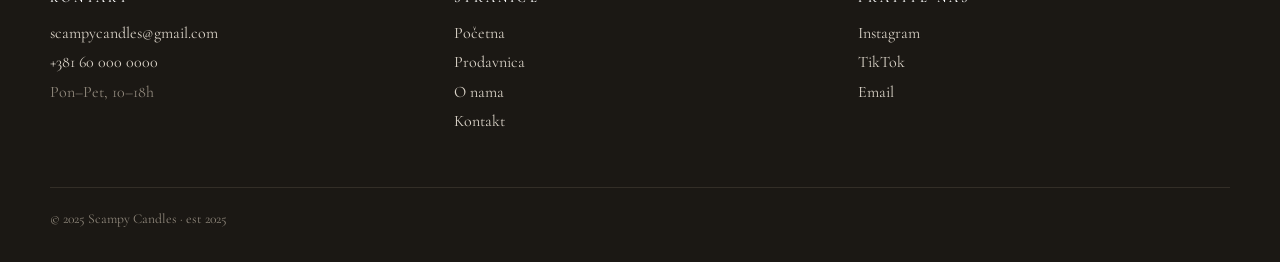
<file: prodavnica.html>
<!doctype html>
<html lang="sr">
<head>
  <meta charset="utf-8">
  <meta name="viewport" content="width=device-width, initial-scale=1">
  <link rel="icon" href="assets/seal.png">
  <title>Prodavnica · Scampy Candles</title>
  <meta name="description" content="Sve Scampy sveće na jednom mestu: cvetne, slatke, drvenaste i sveže.">
  <link rel="preconnect" href="https://fonts.googleapis.com">
  <link rel="preconnect" href="https://fonts.gstatic.com" crossorigin>
  <link href="https://fonts.googleapis.com/css2?family=Cormorant+Garamond:ital,wght@0,400;0,500;0,600;1,400&family=Italianno&display=swap" rel="stylesheet">
  <link rel="stylesheet" href="style.css">
  <script src="i18n.js"></script>
</head>
<body data-page="shop">
  <header class="header" id="site-header"></header>

  <main>
    <section class="page-head">
      <p class="eyebrow"><a class="back" href="kolekcije.html">← Sve kolekcije</a></p>
      <h1 class="page-head__title" id="shop-title">Sve sveće</h1>
      <p class="muted">Ručno izlivene, od sojinog voska sa pamučnim fitiljem.</p>
    </section>

    <section class="section section--flush">
      <div class="filters" id="filters" role="group" aria-label="Kolekcija"></div>
      <p class="muted center result-count" id="result-count" aria-live="polite"></p>
      <div class="grid" id="grid"></div>
      <p class="empty" id="empty" hidden></p>
    </section>
  </main>

  <footer class="footer" id="site-footer"></footer>
  <script src="site.js"></script>
  <script src="pages.js"></script>
</body>
</html>
</file>
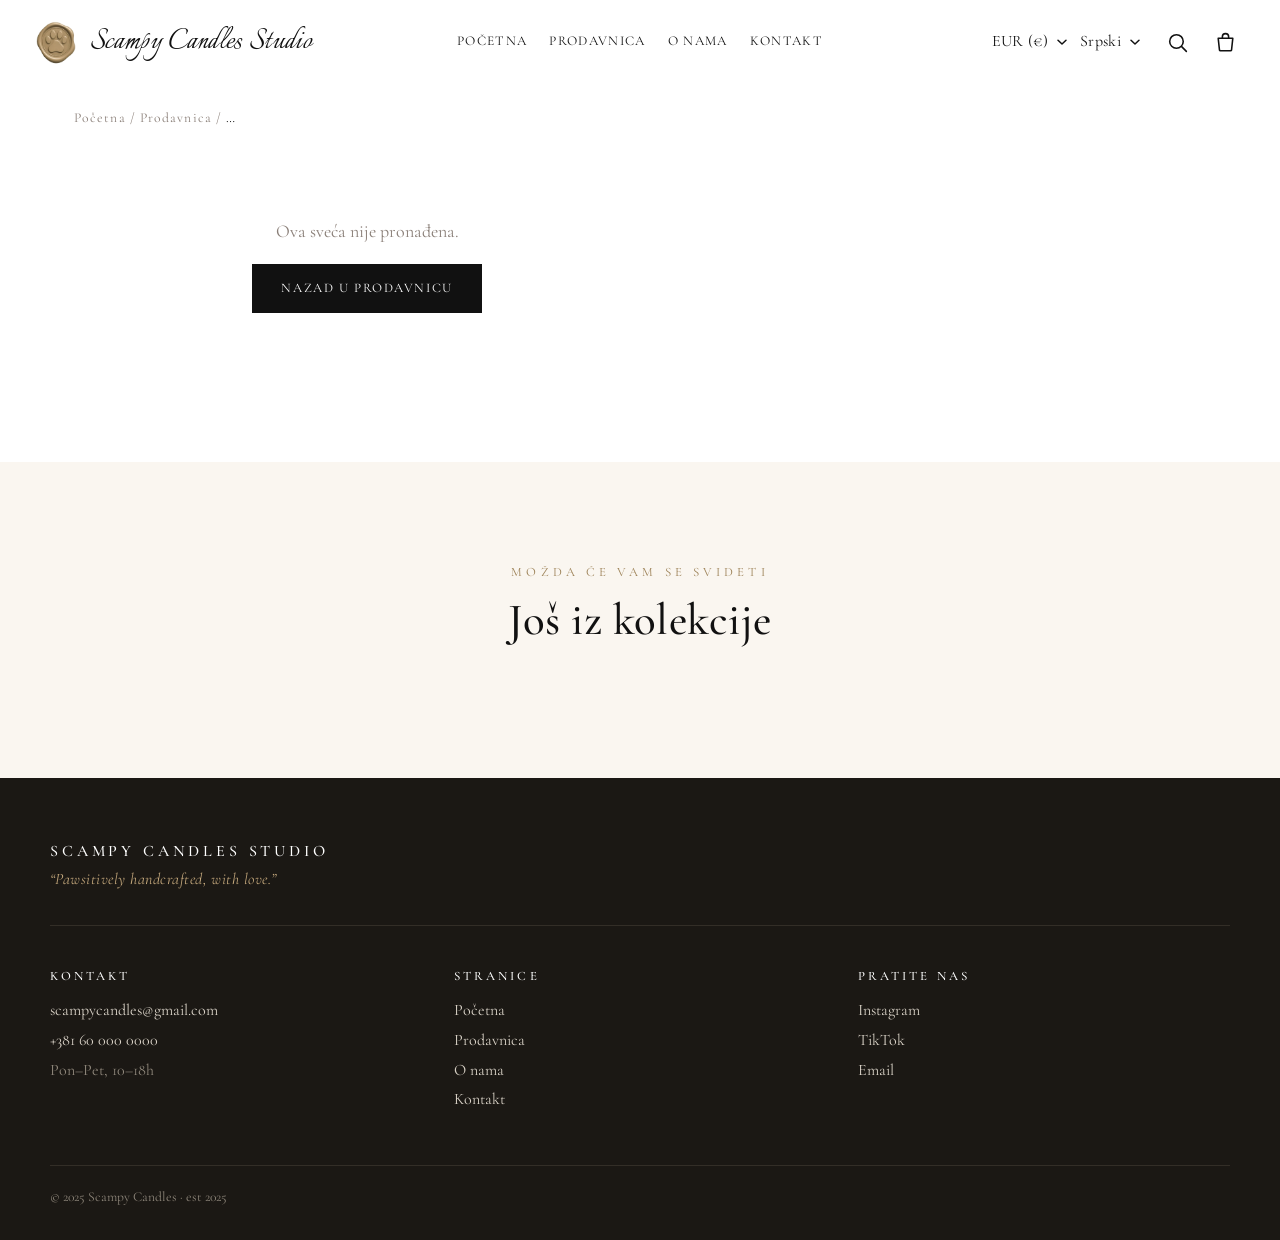
<file: proizvod.html>
<!doctype html>
<html lang="sr">
<head>
  <meta charset="utf-8">
  <meta name="viewport" content="width=device-width, initial-scale=1">
  <link rel="icon" href="assets/seal.png">
  <title>Proizvod · Scampy Candles</title>
  <link rel="preconnect" href="https://fonts.googleapis.com">
  <link rel="preconnect" href="https://fonts.gstatic.com" crossorigin>
  <link href="https://fonts.googleapis.com/css2?family=Cormorant+Garamond:ital,wght@0,400;0,500;0,600;1,400&family=Italianno&display=swap" rel="stylesheet">
  <link rel="stylesheet" href="style.css">
  <script src="i18n.js"></script>
</head>
<body data-page="product">
  <header class="header" id="site-header"></header>

  <main>
    <nav class="crumbs" aria-label="Putanja">
      <a href="index.html">Početna</a> / <a href="kolekcije.html">Prodavnica</a> / <span id="crumb-name">…</span>
    </nav>

    <section class="pdp" id="product"></section>

    <section class="section section--tint">
      <header class="section__head">
        <p class="eyebrow">Možda će vam se svideti</p>
        <h2 class="section__title">Još iz kolekcije</h2>
      </header>
      <div class="grid" id="related"></div>
    </section>
  </main>

  <footer class="footer" id="site-footer"></footer>
  <script src="site.js"></script>
  <script src="pages.js"></script>
</body>
</html>
</file>
<file: style.css>
:root {
  --bg: #ffffff;
  --ink: #111111;
  --muted: #8a7f78;
  --gold: #c2a67b;
  --ease: cubic-bezier(.22, .61, .36, 1);
}

* { box-sizing: border-box; margin: 0; padding: 0; }

html { height: 100%; }
body { min-height: 100%; }

body {
  background: var(--bg);
  color: var(--ink);
  font-family: "Cormorant Garamond", Georgia, serif;
}

/* ---------- Base ---------- */

:root {
  --cream: #faf6f0;
  --line: #e9e1d5;
  --gold-deep: #9c8156;
  --display: "Cormorant Garamond", Georgia, serif;
  --maxw: 1180px;
  --header-h: 68px;
}

html { scroll-behavior: smooth; scroll-padding-top: calc(var(--header-h) + 8px); }
body { font-size: 1.125rem; line-height: 1.6; -webkit-font-smoothing: antialiased; }
body.no-scroll { overflow: hidden; }
a { color: inherit; text-decoration: none; }
img { display: block; max-width: 100%; }
button { font: inherit; color: inherit; cursor: pointer; background: none; border: 0; }
.muted { color: var(--muted); }

.eyebrow {
  font-size: .8rem;
  letter-spacing: .32em;
  text-transform: uppercase;
  color: var(--gold-deep);
  margin-bottom: 12px;
}

.btn {
  display: inline-flex;
  align-items: center;
  justify-content: center;
  padding: 13px 28px;
  border: 1px solid var(--ink);
  letter-spacing: .12em;
  text-transform: uppercase;
  font-size: .82rem;
  transition: background .25s, color .25s, border-color .25s;
}
.btn--solid { background: var(--ink); color: #fff; }
.btn--solid:hover { background: var(--gold-deep); border-color: var(--gold-deep); }
.btn--ghost:hover { background: var(--ink); color: #fff; }
.btn--small { padding: 8px 16px; font-size: .72rem; }
.btn--small:hover { background: var(--ink); color: #fff; }
.btn--block { width: 100%; }
.btn:disabled { opacity: .4; cursor: not-allowed; }

.icon-btn {
  position: relative;
  display: grid;
  place-items: center;
  width: 40px;
  height: 40px;
  border-radius: 50%;
  transition: background .2s;
}
.icon-btn:hover { background: var(--cream); }

:focus-visible { outline: 2px solid var(--gold-deep); outline-offset: 2px; }

/* ---------- Header ---------- */

.header {
  position: sticky;
  top: 0;
  z-index: 50;
  background: rgba(255, 255, 255, .88);
  backdrop-filter: saturate(1.4) blur(12px);
  -webkit-backdrop-filter: saturate(1.4) blur(12px);
  border-bottom: 1px solid transparent;
  transition: border-color .25s, box-shadow .25s;
}
.header.is-scrolled { border-color: var(--line); box-shadow: 0 4px 20px rgba(60, 40, 10, .05); }

.header__bar {
  height: var(--header-h);
  padding: 0 clamp(16px, 2.5vw, 32px);
  display: grid;
  grid-template-columns: auto 1fr auto;
  align-items: center;
  gap: 16px;
}

.brand { display: flex; align-items: center; gap: 10px; grid-column: 1; grid-row: 1; }
.brand span { font-family: var(--display); font-size: 1.55rem; font-weight: 600; letter-spacing: .04em; line-height: 1; white-space: nowrap; }

.nav { grid-column: 2; grid-row: 1; display: flex; gap: 28px; margin-left: clamp(20px, 4vw, 56px); }
.nav a {
  position: relative;
  font-size: .85rem;
  letter-spacing: .16em;
  text-transform: uppercase;
  padding: 6px 0;
}
.nav a::after {
  content: "";
  position: absolute; left: 0; right: 100%; bottom: 0;
  height: 1px; background: var(--gold-deep);
  transition: right .3s var(--ease);
}
.nav a:hover::after, .nav a.is-active::after { right: 0; }

.header__actions { grid-column: 3; grid-row: 1; justify-self: end; display: flex; align-items: center; gap: 4px; }

.currency {
  display: inline-flex;
  border: 1px solid var(--line);
  border-radius: 999px;
  padding: 2px;
  margin-right: 8px;
}
.currency button {
  padding: 4px 11px;
  border-radius: 999px;
  font-size: .72rem;
  letter-spacing: .1em;
  color: var(--muted);
  transition: background .2s, color .2s;
}
.currency button.is-active { background: var(--ink); color: #fff; }

.cart-count {
  position: absolute;
  top: 2px; right: 0;
  min-width: 18px; height: 18px;
  padding: 0 5px;
  border-radius: 9px;
  background: var(--gold-deep);
  color: #fff;
  font-size: .7rem;
  line-height: 18px;
  text-align: center;
}
.cart-btn.bump { animation: bump .4s var(--ease); }
@keyframes bump { 40% { transform: scale(1.18); } }

.menu-btn { display: none; }

.search { border-top: 1px solid var(--line); background: #fff; }
.search[hidden] { display: none; }
.search input {
  display: block;
  width: 100%;
  max-width: var(--maxw);
  margin: 0 auto;
  padding: 16px 24px;
  border: 0;
  outline: 0;
  font: inherit;
  font-style: italic;
  background: transparent;
}

/* ---------- Hero ---------- */

.hero {
  max-width: var(--maxw);
  margin: 0 auto;
  padding: clamp(48px, 9vw, 110px) 24px clamp(48px, 8vw, 90px);
  display: grid;
  grid-template-columns: 1.1fr .9fr;
  align-items: center;
  gap: 40px;
}
.hero__title {
  font-family: var(--display);
  font-weight: 400;
  font-size: clamp(3.2rem, 8.5vw, 6.8rem);
  line-height: 1.02;
  margin-bottom: 22px;
}
.hero__title em { font-style: italic; color: var(--gold-deep); }
.hero__lead { max-width: 30em; color: #4b443d; margin-bottom: 32px; }
.hero__cta { display: flex; flex-wrap: wrap; gap: 14px; }

.hero__art { position: relative; display: grid; place-items: center; aspect-ratio: 1; }
.hero__glow {
  position: absolute; inset: 6%;
  border-radius: 50%;
  background: radial-gradient(circle at 50% 45%, #f6ead3 0%, #faf6f0 55%, transparent 72%);
}
.hero__seal {
  position: relative;
  width: 58%;
  filter: drop-shadow(0 22px 30px rgba(150, 120, 70, .28));
  animation: float 6s ease-in-out infinite;
}
.hero__est {
  position: absolute; bottom: 8%;
  font-style: italic; letter-spacing: .1em; color: var(--muted);
}
@keyframes float { 50% { transform: translateY(-10px) rotate(2deg); } }

/* ---------- Features ---------- */

.features {
  background: var(--cream);
  border-block: 1px solid var(--line);
  display: grid;
  grid-template-columns: repeat(4, 1fr);
  max-width: none;
}
.features > div {
  padding: 28px 20px;
  text-align: center;
  display: flex; flex-direction: column; gap: 2px;
}
.features strong { font-weight: 600; letter-spacing: .06em; }
.features span { color: var(--muted); font-size: .98rem; }

/* ---------- Sections ---------- */

.section { max-width: var(--maxw); margin: 0 auto; padding: clamp(56px, 8vw, 100px) 24px; }
.section--tint { max-width: none; background: var(--cream); }
.section--tint > * { max-width: var(--maxw); margin-inline: auto; }
.section__head { text-align: center; margin-bottom: 32px; }
.section__title {
  font-family: var(--display);
  font-weight: 400;
  font-size: clamp(2.3rem, 5vw, 3.4rem);
  line-height: 1.15;
}

/* ---------- Shop ---------- */

.filters { display: flex; flex-wrap: wrap; justify-content: center; gap: 10px; margin-bottom: 36px; }
.chip {
  padding: 7px 18px;
  border: 1px solid var(--line);
  border-radius: 999px;
  font-size: .85rem;
  letter-spacing: .08em;
  transition: all .2s;
}
.chip:hover { border-color: var(--gold-deep); }
.chip.is-active { background: var(--ink); border-color: var(--ink); color: #fff; }

.grid { display: grid; grid-template-columns: repeat(3, 1fr); gap: 28px; }
.empty { text-align: center; color: var(--muted); font-style: italic; }

.card { display: flex; flex-direction: column; }
.card__media {
  position: relative;
  aspect-ratio: 1;
  display: grid; place-items: center;
  background: color-mix(in srgb, var(--tone) 28%, #fff);
  overflow: hidden;
}
.card__media svg { width: 56%; transition: transform .5s var(--ease); }
.card:hover .card__media svg { transform: scale(1.07) translateY(-4px); }
.card__tag {
  position: absolute; top: 14px; left: 14px;
  background: #fff; padding: 3px 12px;
  font-size: .68rem; letter-spacing: .16em; text-transform: uppercase;
}
.card__body { padding: 16px 2px 0; }
.card__family { font-size: .78rem; letter-spacing: .14em; text-transform: uppercase; color: var(--muted); }
.card__name { font-size: 1.35rem; font-weight: 500; line-height: 1.25; margin: 2px 0 10px; }
.card__row { display: flex; align-items: center; justify-content: space-between; gap: 12px; }
.card__price { font-size: 1.15rem; font-weight: 600; }

/* ---------- Story ---------- */

.story {
  max-width: var(--maxw);
  margin: 0 auto;
  padding: clamp(56px, 8vw, 100px) 24px;
  display: grid;
  grid-template-columns: .9fr 1.1fr;
  gap: clamp(32px, 6vw, 80px);
  align-items: center;
}
.story__art {
  aspect-ratio: 1;
  display: grid; place-items: center;
  background: linear-gradient(145deg, #f3e7d0, #e7d3ad);
  border-radius: 50% 50% 8px 8px / 38% 38% 8px 8px;
}
.paw { width: 42%; color: rgba(255, 255, 255, .85); }
.story__text p { margin-top: 16px; color: #4b443d; }
.stats { display: flex; gap: 36px; list-style: none; margin-top: 32px; }
.stats strong { display: block; font-size: 2rem; font-weight: 500; line-height: 1.1; color: var(--gold-deep); }
.stats span { font-size: .85rem; letter-spacing: .1em; text-transform: uppercase; color: var(--muted); }

/* ---------- Quotes ---------- */

.quotes { display: grid; grid-template-columns: repeat(3, 1fr); gap: 28px; }
.quotes blockquote { background: #fff; border: 1px solid var(--line); padding: 28px; }
.quotes p { font-size: 1.2rem; font-style: italic; line-height: 1.5; }
.quotes cite { display: block; margin-top: 16px; font-style: normal; font-size: .8rem; letter-spacing: .14em; text-transform: uppercase; color: var(--gold-deep); }

/* ---------- Newsletter ---------- */

.newsletter { text-align: center; padding: clamp(56px, 8vw, 100px) 24px; }
.newsletter p { color: var(--muted); margin-top: 6px; }
.newsletter__form { display: flex; justify-content: center; gap: 10px; margin-top: 26px; flex-wrap: wrap; }
.newsletter__form input {
  width: min(360px, 100%);
  padding: 13px 18px;
  border: 1px solid var(--line);
  font: inherit;
  outline: 0;
}
.newsletter__form input:focus { border-color: var(--gold-deep); }
.newsletter__form[hidden], .newsletter__ok[hidden] { display: none; }
.newsletter__ok { color: var(--gold-deep) !important; font-size: 1.2rem; margin-top: 24px; }

/* ---------- Footer ---------- */

.footer { background: #1b1814; color: #d9d2c7; padding: 64px 24px 28px; }
.footer__grid { max-width: var(--maxw); margin: 0 auto; display: grid; grid-template-columns: 1.4fr 1fr 1fr 1fr; gap: 32px; }
.footer__brand { font-family: var(--display); font-size: 2.2rem; color: #fff; line-height: 1.2; }
.footer h3 { font-weight: 500; font-size: .8rem; letter-spacing: .24em; text-transform: uppercase; color: #fff; margin-bottom: 12px; }
.footer p { margin-bottom: 4px; font-size: 1rem; }
.footer a:hover { color: #fff; text-decoration: underline; }
.footer .muted { color: #8f877b; }
.footer__copy { max-width: var(--maxw); margin: 48px auto 0; padding-top: 20px; border-top: 1px solid #332e27; font-size: .85rem !important; color: #8f877b; }

/* ---------- Cart drawer ---------- */

.overlay {
  position: fixed; inset: 0; z-index: 60;
  background: rgba(20, 15, 8, .4);
  opacity: 0; transition: opacity .3s;
}
.overlay.is-on { opacity: 1; }
.overlay[hidden] { display: none; }

.drawer {
  position: fixed; top: 0; right: 0; bottom: 0; z-index: 70;
  width: min(420px, 100%);
  background: #fff;
  display: flex; flex-direction: column;
  transform: translateX(100%);
  visibility: hidden;
  transition: transform .35s var(--ease), visibility .35s;
}
.drawer.is-open { transform: none; visibility: visible; }
.drawer__head { display: flex; align-items: center; justify-content: space-between; padding: 18px 20px 18px 24px; border-bottom: 1px solid var(--line); }
.drawer__head h2 { font-family: var(--display); font-weight: 400; font-size: 2rem; }
.drawer__items { flex: 1; overflow-y: auto; padding: 8px 24px; }
.drawer__empty { text-align: center; color: var(--muted); margin-top: 80px; }
.drawer__foot { padding: 20px 24px 24px; border-top: 1px solid var(--line); }
.drawer__total { display: flex; justify-content: space-between; font-size: 1.2rem; margin-bottom: 14px; }
.drawer__note { text-align: center; font-size: .82rem; margin-top: 10px; }

.line { display: grid; grid-template-columns: 64px 1fr auto; gap: 14px; padding: 16px 0; border-bottom: 1px solid var(--line); }
.line__thumb { width: 64px; height: 64px; display: grid; place-items: center; background: color-mix(in srgb, var(--tone) 28%, #fff); }
.line__thumb svg { width: 70%; }
.line__info { display: flex; flex-direction: column; line-height: 1.3; }
.line__info .muted { font-size: .9rem; }
.line__sum { font-weight: 600; }
.qty { display: inline-flex; align-items: center; gap: 4px; margin-top: 8px; width: max-content; border: 1px solid var(--line); }
.qty button { width: 28px; height: 28px; font-size: 1.1rem; }
.qty button:hover { background: var(--cream); }
.qty span { min-width: 24px; text-align: center; font-size: .95rem; }

/* ---------- Toast ---------- */

.toast {
  position: fixed; left: 50%; bottom: 24px; z-index: 80;
  transform: translate(-50%, 20px);
  background: var(--ink); color: #fff;
  padding: 11px 22px; font-size: .95rem;
  opacity: 0; pointer-events: none;
  transition: opacity .25s, transform .25s;
}
.toast.is-on { opacity: 1; transform: translate(-50%, 0); }

/* ---------- Responsive ---------- */

@media (max-width: 960px) {
  .grid { grid-template-columns: repeat(2, 1fr); }
  .features { grid-template-columns: repeat(2, 1fr); }
  .quotes { grid-template-columns: 1fr; }
  .footer__grid { grid-template-columns: 1fr 1fr; }
}

@media (max-width: 820px) {
  .menu-btn { display: grid; grid-column: 4; grid-row: 1; margin-right: -8px; }
  .header__bar { grid-template-columns: auto 1fr auto auto; }
  .nav { margin-left: 0; }
  .nav {
    position: absolute; top: var(--header-h); left: 0; right: 0;
    flex-direction: column; gap: 0;
    background: #fff; border-bottom: 1px solid var(--line);
    padding: 8px 24px 16px;
    display: none;
  }
  .nav.is-open { display: flex; }
  .nav a { padding: 12px 0; }
  .nav a::after { display: none; }
  .hero { grid-template-columns: 1fr; text-align: center; }
  .hero__lead { margin-inline: auto; }
  .hero__cta { justify-content: center; }
  .hero__art { max-width: 340px; margin: 0 auto; order: -1; }
  .story { grid-template-columns: 1fr; }
  .story__art { max-width: 320px; margin: 0 auto; }
}

@media (max-width: 560px) {
  .brand span { display: none; }
  .header__bar { padding: 0 16px; }
  .currency { margin-right: 2px; }
  .grid { gap: 16px; }
  .card__row { flex-direction: column; align-items: flex-start; }
  .features { grid-template-columns: repeat(2, 1fr); }   /* phones: a 2 × 2 grid */
  .features > div { padding: 22px 12px; }
  /* dividers: thin gold lines that fade out towards their ends, with a small circle where they cross */
  .features { position: relative; grid-auto-rows: 1fr; }   /* equal rows, so the lines cross between them */
  .features::before, .features::after { content: ""; position: absolute; pointer-events: none; }
  .features::before {
    inset: 14px 0;
    background:
      linear-gradient(to bottom, transparent, rgba(194, 166, 123, .55) 30%, rgba(194, 166, 123, .55) 70%, transparent) center / 1px 100% no-repeat,
      linear-gradient(to right, transparent, rgba(194, 166, 123, .55) 25%, rgba(194, 166, 123, .55) 75%, transparent) center / calc(100% - 28px) 1px no-repeat;
  }
  .features::after {
    left: 50%; top: 50%; width: 9px; height: 9px; border-radius: 50%;
    transform: translate(-50%, -50%);
    background: var(--cream); border: 1px solid rgba(194, 166, 123, .8);
  }
  .features strong { font-size: .95rem; letter-spacing: .04em; line-height: 1.3; }
  .features span { font-size: .88rem; line-height: 1.4; margin-top: 4px; }
  .stats { gap: 22px; }
}

@media (prefers-reduced-motion: reduce) {
  .hero__seal { animation: none; }
  html { scroll-behavior: auto; }
}

/* ======================================================
   Multi-page additions
   ====================================================== */

#site-header { min-height: var(--header-h); }

.center { text-align: center; }
.link { color: var(--gold-deep); border-bottom: 1px solid currentColor; }
.link:hover { color: var(--ink); }
.section--flush { padding-top: 8px; }
.story--compact { padding-block: clamp(32px, 5vw, 64px); }
.section + .center, .grid + .center { margin-top: 36px; }
.result-count { font-size: .95rem; margin: -14px 0 24px; }
.card__media { color: inherit; }
.card__name a:hover { color: var(--gold-deep); }
.line__info a:hover { color: var(--gold-deep); }

.nav a.is-active::after { right: 0; }

.btn--lg { padding: 17px 28px; font-size: .9rem; }
a.btn.is-disabled { opacity: .4; pointer-events: none; }

/* page heading */
.page-head {
  max-width: 760px;
  margin: 0 auto;
  padding: clamp(40px, 7vw, 80px) 24px clamp(24px, 4vw, 40px);
  text-align: center;
}
.page-head__title {
  font-family: var(--display);
  font-weight: 400;
  font-size: clamp(2.8rem, 7vw, 4.6rem);
  line-height: 1.1;
  margin-bottom: 8px;
}
.page-head p + p { margin-top: 4px; }

.crumbs { max-width: var(--maxw); margin: 0 auto; padding: 22px 24px 0; font-size: .85rem; letter-spacing: .08em; color: var(--muted); }
.crumbs a:hover { color: var(--ink); }
.crumbs span { color: var(--ink); }

/* product page */
.pdp {
  max-width: var(--maxw);
  margin: 0 auto;
  padding: 28px 24px clamp(48px, 7vw, 90px);
  display: grid;
  grid-template-columns: 1fr 1fr;
  gap: clamp(28px, 6vw, 80px);
  align-items: start;
}
.pdp__media {
  position: relative;
  aspect-ratio: 1;
  display: grid; place-items: center;
  background: color-mix(in srgb, var(--tone) 28%, #fff);
}
.pdp__media svg { width: 54%; }
.pdp__name { font-family: var(--display); font-weight: 400; font-size: clamp(2.6rem, 5vw, 3.8rem); line-height: 1.1; }
.pdp__price { font-size: 1.6rem; font-weight: 600; margin: 6px 0 14px; }
.pdp__desc { color: #4b443d; margin-bottom: 22px; }
.notes { border-top: 1px solid var(--line); margin-bottom: 26px; }
.notes > div { display: flex; justify-content: space-between; gap: 16px; padding: 10px 0; border-bottom: 1px solid var(--line); }
.notes dt { color: var(--muted); font-size: .85rem; letter-spacing: .12em; text-transform: uppercase; align-self: center; }
.notes dd { text-align: right; }
.pdp__buy { display: flex; gap: 14px; flex-wrap: wrap; align-items: stretch; }
.qty--lg { margin-top: 0; }
.qty--lg button { width: 44px; height: 100%; min-height: 44px; font-size: 1.2rem; }
.qty--lg span { min-width: 36px; font-size: 1.05rem; }
.pdp__ship { margin-top: 16px; font-size: .95rem; }

.notfound { text-align: center; padding: 60px 24px; display: flex; flex-direction: column; align-items: center; gap: 18px; color: var(--muted); }
.notfound[hidden] { display: none; }

/* about */
.values { display: grid; grid-template-columns: repeat(3, 1fr); gap: 28px; }
.values h3 { font-size: 1.4rem; font-weight: 500; margin-bottom: 6px; }
.values p { color: #4b443d; }

/* forms */
.form { display: flex; flex-direction: column; gap: 18px; }
.form fieldset { border: 0; display: flex; flex-direction: column; gap: 16px; }
.form legend { font-family: var(--display); font-size: 2rem; margin-bottom: 8px; padding: 0; }
.row { display: grid; grid-template-columns: 1fr 1fr; gap: 16px; }
.field { display: flex; flex-direction: column; gap: 6px; }
.field label { font-size: .8rem; letter-spacing: .14em; text-transform: uppercase; color: var(--muted); }
.field input, .field textarea {
  width: 100%;
  padding: 13px 14px;
  border: 1px solid var(--line);
  background: #fff;
  font: inherit;
  outline: 0;
  border-radius: 0;
  transition: border-color .2s;
}
.field input:focus, .field textarea:focus { border-color: var(--gold-deep); }
.field input:user-invalid, .field textarea:user-invalid { border-color: #c0392b; }
.hint { font-size: .9rem; }

.pay {
  display: flex; gap: 14px; align-items: flex-start;
  padding: 16px 18px;
  border: 1px solid var(--gold-deep);
  background: var(--cream);
  cursor: pointer;
}
.pay input { margin-top: 6px; accent-color: var(--gold-deep); }
.pay strong { display: block; font-weight: 600; }
.pay small { color: var(--muted); font-size: .95rem; }

/* contact */
.contact {
  max-width: 980px; margin: 0 auto;
  padding: 16px 24px clamp(56px, 8vw, 100px);
  display: grid; grid-template-columns: .8fr 1.2fr; gap: clamp(28px, 6vw, 72px);
}
.contact__info h2 { font-family: var(--display); font-weight: 400; font-size: 2.2rem; margin-bottom: 12px; }
.contact__info p { margin-bottom: 14px; }
.contact__info a { color: var(--gold-deep); }
.contact__info a:hover { text-decoration: underline; }

/* checkout */
.checkout {
  max-width: 1040px; margin: 0 auto;
  padding: 8px 24px clamp(56px, 8vw, 100px);
  display: grid; grid-template-columns: 1.2fr .8fr; gap: clamp(28px, 5vw, 64px);
  align-items: start;
}
.checkout[hidden] { display: none; }
.summary { background: var(--cream); border: 1px solid var(--line); padding: 24px; }
.checkout .summary { position: sticky; top: calc(var(--header-h) + 20px); }
.summary h2 { font-family: var(--display); font-weight: 400; font-size: 2rem; margin-bottom: 8px; }
.sum-line { display: grid; grid-template-columns: 56px 1fr auto; gap: 14px; align-items: center; padding: 12px 0; border-bottom: 1px solid var(--line); line-height: 1.3; }
.sum-line--plain { grid-template-columns: 1fr auto; }
.sum-line .line__thumb { position: relative; width: 56px; height: 56px; }
.sum-qty {
  position: absolute; top: -7px; right: -7px;
  min-width: 20px; height: 20px; padding: 0 5px;
  border-radius: 10px; background: var(--ink); color: #fff;
  font-size: .72rem; line-height: 20px; text-align: center;
}
.totals { margin-top: 12px; }
.totals > div { display: flex; justify-content: space-between; padding: 5px 0; }
.totals dt { color: var(--muted); }
.totals__grand { border-top: 1px solid var(--line); margin-top: 8px; padding-top: 12px !important; font-size: 1.3rem; }
.totals__grand dt { color: var(--ink); }
.totals__grand dd { font-weight: 600; }
.summary .hint { margin-top: 10px; }

/* thanks */
.thanks__seal { margin: 0 auto 10px; filter: drop-shadow(0 8px 14px rgba(150, 120, 70, .3)); }
.thanks { max-width: 920px; margin: 0 auto; padding: 8px 24px clamp(56px, 8vw, 100px); display: grid; grid-template-columns: 1.2fr .8fr; gap: 28px; align-items: start; }
.thanks__cta { margin-top: 22px; }

@media (max-width: 820px) {
  .pdp, .contact, .checkout, .thanks, .values { grid-template-columns: 1fr; }
  .checkout .summary { position: static; order: -1; }
  .row { grid-template-columns: 1fr; }
}

/* ---------- Printed display type ---------- */
.hero__title, .section__title, .page-head__title, .pdp__name,
.footer__brand, .drawer__head h2, .summary h2, .contact__info h2, .form legend {
  font-weight: 500;
  letter-spacing: .01em;
}
.hero__title { font-size: clamp(2.9rem, 7vw, 5.6rem); line-height: 1.05; }
.page-head__title { font-size: clamp(2.4rem, 6vw, 3.8rem); }
.pdp__name { font-size: clamp(2.2rem, 4.5vw, 3.2rem); }
.section__title { font-size: clamp(2rem, 4.5vw, 2.8rem); }
.footer__brand { font-size: 1.8rem; }
.form legend { font-size: 1.6rem; }
.summary h2, .contact__info h2, .drawer__head h2 { font-size: 1.7rem; }

/* ---------- Instagram ---------- */
.insta__grid { display: grid; grid-template-columns: repeat(6, 1fr); gap: 10px; margin-bottom: 32px; }
.insta__tile {
  position: relative;
  aspect-ratio: 1;
  display: grid; place-items: center;
  overflow: hidden;
  background: linear-gradient(145deg, #f3e7d0, #e7d3ad);
  color: rgba(255, 255, 255, .85);
}
.insta__tile:nth-child(even) { background: linear-gradient(145deg, #f1e3e0, #e8cfc9); }
.insta__tile svg { width: 34%; transition: transform .4s var(--ease); }
.insta__tile img { width: 100%; height: 100%; object-fit: cover; transition: transform .5s var(--ease); }
.insta__tile:hover svg, .insta__tile:hover img { transform: scale(1.08); }
@media (max-width: 820px) { .insta__grid { grid-template-columns: repeat(3, 1fr); } }

/* ---------- Gift candles: options, tiers, quantity input ---------- */

.card__price { display: flex; flex-direction: column; line-height: 1.2; }
.card__bulk { font-size: .8rem; font-weight: 400; color: var(--gold-deep); letter-spacing: .02em; }

.qty input {
  width: 52px; height: 28px;
  border: 0; border-inline: 1px solid var(--line);
  text-align: center; font: inherit; font-size: .95rem;
  background: transparent; outline: 0;
  -moz-appearance: textfield; appearance: textfield;
}
.qty input::-webkit-outer-spin-button, .qty input::-webkit-inner-spin-button { -webkit-appearance: none; margin: 0; }
.qty input:focus { background: var(--cream); }
.qty--lg input { width: 72px; height: 44px; font-size: 1.1rem; }

.line__opts { font-size: .88rem; color: #4b443d; line-height: 1.35; margin: 2px 0; }
.line__remove { align-self: flex-start; margin-top: 6px; font-size: .82rem; color: var(--muted); text-decoration: underline; }
.line__remove:hover { color: var(--ink); }

.pdp__price small { font-size: 1rem; font-weight: 400; color: var(--muted); }
.tiers { display: grid; grid-template-columns: 1fr 1fr; gap: 10px; margin-bottom: 8px; }
.tiers > div {
  display: flex; flex-direction: column; gap: 2px;
  padding: 10px 14px;
  border: 1px solid var(--line);
  color: var(--muted);
}
.tiers > div.is-on { border-color: var(--gold-deep); background: var(--cream); color: var(--ink); }
.tiers span { font-size: .8rem; letter-spacing: .12em; text-transform: uppercase; }
.tiers strong { font-size: 1.2rem; font-weight: 600; }
.pdp__hint { font-size: .98rem; color: var(--gold-deep); margin-bottom: 4px; }
.pdp__total { margin-bottom: 18px; }

.opt { border: 0; margin: 0 0 20px; padding: 0; min-width: 0; }
.opt legend { font-size: .8rem; letter-spacing: .14em; text-transform: uppercase; color: var(--muted); margin-bottom: 10px; padding: 0; }
.opt__val { color: var(--ink); letter-spacing: .04em; text-transform: none; font-size: 1rem; margin-left: 6px; }
.opt__chips { display: flex; flex-wrap: wrap; gap: 8px; }
.opt__text {
  width: 100%; padding: 12px 14px;
  border: 1px solid var(--line); font: inherit; outline: 0; border-radius: 0; background: #fff;
}
.opt__text:focus { border-color: var(--gold-deep); }
.opt__count { display: block; text-align: right; font-size: .8rem; color: var(--muted); margin-top: 4px; }
.opt.has-error legend { color: #c0392b; }
.opt__err { color: #c0392b; font-size: .92rem; margin-top: 8px; }

.swatch {
  width: 34px; height: 34px; border-radius: 50%;
  background: var(--sw);
  border: 1px solid rgba(0, 0, 0, .18);
  box-shadow: 0 0 0 0 var(--gold-deep);
  transition: box-shadow .15s, transform .15s;
}
.swatch:hover { transform: scale(1.08); }
.swatch.is-active { box-shadow: 0 0 0 2px #fff, 0 0 0 4px var(--ink); }

.quick { display: flex; flex-wrap: wrap; gap: 8px; margin-top: 12px; }
.quick .chip { padding: 5px 14px; font-size: .8rem; }
.pdp__buy { margin-bottom: 0; }

/* ---------- Product page v2: lighter, with gallery ---------- */

.pdp { align-items: start; }
.pdp__gallery { position: sticky; top: calc(var(--header-h) + 20px); }
.pdp__media img, .card__media img { width: 100%; height: 100%; object-fit: cover; }
.pdp__thumbs { display: flex; gap: 10px; margin-top: 10px; }
.pdp__thumbs:empty { display: none; }
.thumb {
  width: 76px; aspect-ratio: 1;
  display: grid; place-items: center;
  background: color-mix(in srgb, var(--tone) 28%, #fff);
  border: 1px solid transparent;
  overflow: hidden;
  transition: border-color .2s;
}
.thumb svg { width: 82%; }
.thumb img { width: 100%; height: 100%; object-fit: cover; }
.thumb:hover { border-color: var(--line); }
.thumb.is-active { border-color: var(--ink); }

.pdp__name { font-size: clamp(2rem, 4vw, 2.8rem); margin-bottom: 4px; }
.pdp__price { font-size: 1.7rem; margin: 0; }
.pdp__tier { font-size: .95rem; color: var(--muted); margin: 2px 0 22px; }
.pdp__tier.is-on { color: var(--gold-deep); }
.linkbtn { color: var(--gold-deep); text-decoration: underline; font-size: inherit; }
.linkbtn:hover { color: var(--ink); }

.opt { margin: 0 0 18px; }
.opt--inline { margin-bottom: 18px; }
.opt__label { font-size: .78rem; letter-spacing: .14em; text-transform: uppercase; color: var(--muted); margin-bottom: 8px; }
.opt__val { color: var(--ink); text-transform: none; letter-spacing: .02em; font-size: .98rem; }
.opt.has-error .opt__label, .opt__err { color: #c0392b; }
.opt__err { text-transform: none; letter-spacing: 0; font-size: .95rem; }

.seg { display: grid; grid-auto-flow: column; grid-auto-columns: 1fr; border: 1px solid var(--line); }
.seg button { padding: 11px 8px; font-size: .98rem; transition: background .2s, color .2s; }
.seg button + button { border-left: 1px solid var(--line); }
.seg button:hover:not(.is-active) { background: var(--cream); }
.seg button.is-active { background: var(--ink); color: #fff; }

.opt__select {
  width: 100%; padding: 12px 14px;
  border: 1px solid var(--line); background: #fff;
  font: inherit; border-radius: 0; outline: 0;
}
.opt__select:focus { border-color: var(--gold-deep); }

.swatch { width: 30px; height: 30px; }

.pdp__buy { margin-top: 8px; }
.pdp__buy .btn { flex: 1; min-width: 0; padding-inline: 16px; }

@media (max-width: 820px) {
  .pdp__gallery { position: static; }
  .pdp__thumbs { justify-content: center; }
  /* Buy bar stays visible while choosing options */
  .pdp__buy {
    position: sticky; bottom: 0; z-index: 5;
    margin: 0 -24px; padding: 12px 24px;
    background: rgba(255, 255, 255, .96);
    border-top: 1px solid var(--line);
  }
  .opt__chips { gap: 10px; }
  .swatch { width: 34px; height: 34px; }
}

@media (max-width: 820px) {
  .pdp__buy { gap: 10px; }
  .pdp__buy .btn { white-space: nowrap; letter-spacing: .06em; font-size: .78rem; padding-inline: 10px; }
  .qty--lg button { width: 38px; }
  .qty--lg input { width: 48px; }
}

@media (max-width: 480px) { .seg button { font-size: .88rem; padding: 10px 4px; line-height: 1.2; } }

/* ---------- Product gallery: bento tiles ---------- */

.bento { display: grid; gap: 8px; }
.tile {
  position: relative;
  display: grid; place-items: center;
  overflow: hidden;
  background: color-mix(in srgb, var(--tone) 28%, #fff);
  outline: 2px solid transparent; outline-offset: -2px;
  transition: outline-color .2s;
}
.tile svg { width: 68%; transition: transform .5s var(--ease); }
.tile img { width: 100%; height: 100%; object-fit: cover; transition: transform .6s var(--ease); }
.tile:hover svg { transform: scale(1.06); }
.tile:hover img { transform: scale(1.04); }
.tile.is-active { outline-color: var(--ink); }
.tile__cap {
  position: absolute; left: 10px; bottom: 10px;
  background: rgba(255, 255, 255, .92);
  padding: 3px 11px;
  font-size: .68rem; letter-spacing: .14em; text-transform: uppercase;
}
.tile__check {
  position: absolute; top: 10px; right: 10px;
  width: 24px; height: 24px; border-radius: 50%;
  background: var(--ink); color: #fff;
  font-size: .8rem; line-height: 24px; text-align: center;
}

/* 1 photo: a single square */
.bento--1 .tile { aspect-ratio: 1; }
/* 2: side by side */
.bento--2 { grid-template-columns: 1fr 1fr; }
.bento--2 .tile { aspect-ratio: 3 / 4; }
/* 3: one tall tile + two stacked */
.bento--3 { grid-template-columns: 1.35fr 1fr; grid-template-rows: 1fr 1fr; aspect-ratio: 1 / 1.02; }
.bento--3 .tile:first-child { grid-row: 1 / 3; }
.bento--3 .tile svg { width: 74%; }
.bento--3 .tile:first-child svg { width: 62%; }
/* Lightbox (real photos) */
.lightbox {
  position: fixed; inset: 0; z-index: 90;
  display: flex; align-items: center; justify-content: center;
  background: rgba(15, 11, 6, .9);
}
.lightbox[hidden] { display: none; }
.lightbox img { max-width: min(92vw, 1000px); max-height: 88vh; object-fit: contain; }
.lightbox button { position: absolute; color: #fff; font-size: 2.4rem; line-height: 1; padding: 12px 18px; opacity: .8; }
.lightbox button:hover { opacity: 1; }
.lightbox__close { top: 8px; right: 8px; }
.lightbox__nav--prev { left: 4px; }
.lightbox__nav--next { right: 4px; }
.tile__cap { max-width: calc(100% - 20px); line-height: 1.3; }

.lightbox__stage { display: grid; place-items: center; background: color-mix(in srgb, var(--tone, #eee) 28%, #fff); }
.lightbox__stage svg { width: min(86vw, 620px); height: auto; padding: 8%; }
.lightbox__stage img { max-width: 92vw; max-height: 88vh; width: auto; height: auto; object-fit: contain; }

/* ---------- Gallery mosaic (4–6 pictures) ---------- */

.bento--4, .bento--5, .bento--6 {
  grid-template-columns: 1fr 1fr .8fr;
  grid-template-rows: 1.2fr .95fr .85fr;
  aspect-ratio: 2.8 / 3;
}
/* hero spans 2×2; the rest fill around it */
.bento--4 .tile:nth-child(1), .bento--5 .tile:nth-child(1), .bento--6 .tile:nth-child(1) { grid-column: 1 / 3; grid-row: 1 / 3; }
.bento--4 .tile:nth-child(2), .bento--5 .tile:nth-child(2), .bento--6 .tile:nth-child(2) { grid-column: 3; grid-row: 1; }
.bento--4 .tile:nth-child(3), .bento--5 .tile:nth-child(3), .bento--6 .tile:nth-child(3) { grid-column: 3; grid-row: 2; }
.bento--4 .tile:nth-child(4) { grid-column: 1 / 4; grid-row: 3; }
.bento--5 .tile:nth-child(4) { grid-column: 1; grid-row: 3; }
.bento--5 .tile:nth-child(5) { grid-column: 2 / 4; grid-row: 3; }
.bento--6 .tile:nth-child(4) { grid-column: 1; grid-row: 3; }
.bento--6 .tile:nth-child(5) { grid-column: 2; grid-row: 3; }
.bento--6 .tile:nth-child(6) { grid-column: 3; grid-row: 3; }

.bento--4 .tile svg, .bento--5 .tile svg, .bento--6 .tile svg { width: 78%; }
.bento--4 .tile:first-child svg, .bento--5 .tile:first-child svg, .bento--6 .tile:first-child svg { width: 64%; }

.tile { border-radius: 8px; box-shadow: 0 0 0 0 rgba(60, 40, 10, 0); transition: box-shadow .3s, transform .3s var(--ease); }
.tile:hover { box-shadow: 0 10px 28px rgba(60, 40, 10, .14); transform: translateY(-2px); }

/* staggered entrance, first render only */
.bento--intro .tile { animation: tile-in .7s var(--ease) backwards; animation-delay: calc(var(--i) * 80ms); }
@keyframes tile-in { from { opacity: 0; transform: translateY(18px) scale(.98); } }

.bento__count { display: none; }

@media (min-width: 821px) {
  .pdp { grid-template-columns: 1.25fr 1fr; }
}

/* phones: swipeable strip, one big picture at a time */
@media (max-width: 820px) {
  .bento, .bento--2, .bento--3, .bento--4, .bento--5, .bento--6 {
    display: flex; aspect-ratio: auto;
    overflow-x: auto; scroll-snap-type: x mandatory;
    gap: 8px; margin-inline: -24px; padding-inline: 24px;
    scroll-padding-inline: 24px; scrollbar-width: none;
  }
  .bento::-webkit-scrollbar { display: none; }
  .bento .tile, .bento .tile:nth-child(n) {
    flex: 0 0 84%; aspect-ratio: 1; grid-area: auto;
    scroll-snap-align: start;
  }
  .bento--1 .tile { flex-basis: 100%; }
  .bento .tile svg, .bento .tile:first-child svg { width: 70%; }
  .bento__count {
    display: block; position: absolute; right: 12px; bottom: 12px;
    background: rgba(255, 255, 255, .92); padding: 2px 11px;
    font-size: .8rem; letter-spacing: .1em; border-radius: 999px;
  }
}

@media (prefers-reduced-motion: reduce) { .bento--intro .tile { animation: none; } .tile { transition: none; } }

/* ---------- Real photos ---------- */
.line__thumb img, .sum-line .line__thumb img { width: 100%; height: 100%; object-fit: cover; }
.bento--photos .tile { background: #f4eee6; }
.bento--photos.bento--1 .tile, .bento--photos.bento--2 .tile { aspect-ratio: 4 / 5; }
.bento--photos.bento--3 { aspect-ratio: 4 / 4.6; }
@media (max-width: 820px) {
  .bento--photos .tile, .bento--photos .tile:nth-child(n) { aspect-ratio: 4 / 5; }
  .bento--photos.bento--1 .tile { flex-basis: 100%; }
}

/* ---------- Photos always fill their frame (Safari-safe) ---------- */
.tile img, .card__media img, .line__thumb img, .thumb img {
  position: absolute; inset: 0;
  width: 100%; height: 100%;
  object-fit: cover;
}
.line__thumb { position: relative; }

/* Phones: gallery runs edge to edge, one picture per swipe */
@media (max-width: 820px) {
  .bento, .bento--2, .bento--3, .bento--4, .bento--5, .bento--6 {
    gap: 0; padding-inline: 0; scroll-padding-inline: 0;
  }
  .bento .tile, .bento .tile:nth-child(n), .bento--photos.bento--1 .tile { flex: 0 0 100%; border-radius: 0; }
  .bento__count { right: -12px; }
  .pdp { padding-top: 12px; }
}
.bento__count:empty { display: none !important; }

/* The gallery only sticks on desktop */
@media (max-width: 820px) { .pdp__gallery { position: static; } }

/* ---------- Phone gallery v3: edge to edge, next picture peeks in, counter stays inside the screen ---------- */
html { overflow-x: hidden; overscroll-behavior-x: none; }

@media (max-width: 820px) {
  .pdp__gallery { margin-inline: -24px; }
  .bento, .bento--2, .bento--3, .bento--4, .bento--5, .bento--6 {
    gap: 8px; margin-inline: 0; padding-inline: 0; scroll-padding-inline: 0;
    overscroll-behavior-x: contain;
  }
  .bento .tile, .bento .tile:nth-child(n) { flex: 0 0 88%; border-radius: 0; }
  .bento.bento--1 .tile, .bento.bento--1 .tile:nth-child(n) { flex-basis: 100%; }
  .bento__count { right: 12px; bottom: 12px; z-index: 3; }
}

/* Counter needs a positioned parent; relative is not sticky */
@media (max-width: 820px) { .pdp__gallery { position: relative; } }

/* ---------- Phone gallery v4: full width (no peek), normal page flow so nothing overlaps ---------- */
@media (max-width: 820px) {
  .pdp { display: block; }
  .pdp__info { margin-top: 20px; }
  .bento, .bento--2, .bento--3, .bento--4, .bento--5, .bento--6 { gap: 0; aspect-ratio: auto; }
  .bento .tile, .bento .tile:nth-child(n), .bento.bento--1 .tile, .bento.bento--1 .tile:nth-child(n) { flex: 0 0 100%; }
}

/* ---------- Phone gallery v5: the strip itself owns the height (reliable layout) ---------- */
@media (max-width: 820px) {
  .bento, .bento--1, .bento--2, .bento--3, .bento--4, .bento--5, .bento--6 { aspect-ratio: 1; }
  .bento--photos.bento--1, .bento--photos.bento--2, .bento--photos.bento--3,
  .bento--photos.bento--4, .bento--photos.bento--5, .bento--photos.bento--6 { aspect-ratio: 4 / 5; }
  .bento .tile, .bento .tile:nth-child(n),
  .bento--photos .tile, .bento--photos .tile:nth-child(n),
  .bento--photos.bento--1 .tile, .bento--photos.bento--2 .tile { aspect-ratio: auto; height: 100%; }
}

/* relative + the desktop sticky offset would push the gallery 88px down, so reset it */
@media (max-width: 820px) { .pdp__gallery { position: relative; top: auto; } }

/* ---------- Phone gallery: steady while swiping ---------- */
@media (max-width: 820px) {
  .bento { touch-action: pan-x pan-y; overscroll-behavior-x: contain; -webkit-overflow-scrolling: touch; }
  .bento .tile, .bento .tile:nth-child(n) { scroll-snap-stop: always; transform: none; }
  .bento .tile:hover { transform: none; box-shadow: none; }
}

/* ---------- Gallery: swipe sideways to change picture, drag up/down scrolls the page (the picture itself never moves vertically) ---------- */
.bento { overflow-y: hidden; }
.bento, .bento .tile, .bento .tile img, .bento .tile svg { touch-action: pan-x pan-y; }
.lightbox, .lightbox * { touch-action: none; }
.opt__hint { color: var(--muted); text-transform: none; letter-spacing: .02em; font-size: .95rem; }
.opt .seg + .opt__text { margin-top: 8px; }

/* 4 packaging choices: 2 × 2 so the labels stay readable */
.seg.seg--4 { grid-auto-flow: row; grid-template-columns: 1fr 1fr; }
.seg.seg--4 button { border-left: 0; border-top: 1px solid var(--line); }
.seg.seg--4 button:nth-child(-n+2) { border-top: 0; }
.seg.seg--4 button:nth-child(even) { border-left: 1px solid var(--line); }
textarea.opt__text { resize: vertical; min-height: 84px; line-height: 1.4; }
.opt__help { font-size: .88rem; color: var(--muted); margin-top: 4px; }

/* ---------- Price list window ---------- */
.modal { position: fixed; inset: 0; z-index: 95; display: flex; align-items: center; justify-content: center; padding: 20px; background: rgba(20, 15, 8, .55); }
.modal[hidden] { display: none; }
.modal__box { position: relative; width: min(460px, 100%); max-height: 90vh; overflow: auto; background: #fff; padding: 28px 24px 24px; }
.modal__title { font-weight: 500; font-size: 1.5rem; line-height: 1.2; margin: 0 28px 16px 0; }
.modal__close { position: absolute; top: 8px; right: 8px; width: 40px; height: 40px; font-size: 1.8rem; line-height: 1; color: var(--muted); }
.modal__close:hover { color: var(--ink); }
.modal__img { display: block; width: 100%; height: auto; }
.ptable { width: 100%; border-collapse: collapse; }
.ptable th { text-align: left; font-weight: 400; font-size: .8rem; letter-spacing: .12em; text-transform: uppercase; color: var(--muted); padding: 0 0 8px; }
.ptable td { padding: 12px 0; border-top: 1px solid var(--line); }
.ptable td:last-child, .ptable th:last-child { text-align: right; }
.ptable-wrap { overflow-x: auto; }
.ptable th, .ptable td { padding-right: 10px; }
.ptable th { font-size: .72rem; letter-spacing: .08em; vertical-align: bottom; }
.modal__box:has(.ptable th:nth-child(4)) { width: min(640px, 100%); }

/* Price table: full grid, lines between rows and between columns */
.ptable { border: 1px solid var(--line); }
.ptable th, .ptable td { padding: 12px 10px; border-left: 1px solid var(--line); text-align: center; }
.ptable th:first-child, .ptable td:first-child { border-left: 0; text-align: left; padding-left: 14px; }
.ptable th:last-child, .ptable td:last-child { text-align: center; }
.ptable thead th { padding-top: 10px; padding-bottom: 10px; background: var(--cream); border-bottom: 1px solid var(--line); }
.ptable tbody td { border-top: 1px solid var(--line); }
.ptable tbody tr:first-child td { border-top: 0; }

/* Price table: equal columns, numbers never break, fits a phone */
.ptable { table-layout: fixed; width: 100%; }
.ptable th:first-child { width: 24%; }
.ptable td strong { white-space: nowrap; }
@media (max-width: 560px) {
  .modal { padding: 12px; }
  .modal__box { padding: 22px 12px 16px; }
  .ptable th, .ptable td { padding: 10px 3px; }
  .ptable td { font-size: .95rem; }
  .ptable th { font-size: .56rem; letter-spacing: .03em; overflow-wrap: anywhere; }
  .ptable th:first-child, .ptable td:first-child { padding-left: 8px; }
}

/* Quantity row sits inside the options, right under the packaging */
.opt--qty { margin-top: 2px; }
.pdp__buy .qty { margin: 0; }
@media (max-width: 820px) { .pdp__buy .btn { width: 100%; } }

/* Text boxes: start small, grow with the text */
textarea.opt__text { min-height: 0; height: auto; resize: none; overflow: hidden; padding: 11px 14px; line-height: 1.35; }
#opt-dedication { min-height: 46px; }
#opt-note { min-height: 46px; }
@media (max-width: 560px) { #opt-dedication, #opt-note { min-height: 68px; } }   /* the example text wraps to two lines on a phone */

/* Final price on checkout: clearly bigger than the item prices */
.summary .totals__grand { align-items: baseline; font-size: 1.7rem; border-top: 0; margin-top: 0; }   /* the line above comes from the last item */
.summary .totals__grand dt { color: var(--ink); }
.summary .totals__grand dd { font-weight: 700; font-size: 1.9rem; }

.opt__date { width: 100%; padding: 12px 14px; border: 1px solid var(--line); background: #fff; font: inherit; border-radius: 0; outline: 0; min-height: 46px; }
.opt__date:focus { border-color: var(--gold-deep); }

/* ---------- Header turns black once the page is scrolled ---------- */
.header { transition: background-color .3s, color .3s, border-color .3s, box-shadow .3s; }
.header.is-scrolled {
  background: rgba(17, 17, 17, .96);
  color: #fff;
  border-color: #000;
  box-shadow: 0 4px 22px rgba(0, 0, 0, .25);
}
.header.is-scrolled .icon-btn:hover { background: rgba(255, 255, 255, .14); }
.header.is-scrolled .currency { border-color: rgba(255, 255, 255, .35); }
.header.is-scrolled .currency button { color: rgba(255, 255, 255, .7); }
.header.is-scrolled .currency button.is-active { background: #fff; color: #111; }
.header.is-scrolled .nav a::after { background: #e1c999; }
.header.is-scrolled .search { background: #111; border-top-color: rgba(255, 255, 255, .18); }
.header.is-scrolled .search input { color: #fff; }
.header.is-scrolled .search input::placeholder { color: rgba(255, 255, 255, .55); }
@media (max-width: 820px) {
  .header.is-scrolled .nav { background: #111; border-bottom-color: rgba(255, 255, 255, .18); }
}

/* ---------- Roomier header ---------- */
:root { --header-h: 84px; }
.brand { gap: 12px; }
.brand img { width: 46px; height: 46px; }
.brand span { font-size: 1.8rem; }
.nav { gap: 36px; }
.nav a { font-size: .92rem; }
.currency button { padding: 5px 13px; font-size: .78rem; }
.icon-btn { width: 46px; height: 46px; }
.icon-btn svg { width: 25px; height: 25px; }
@media (max-width: 820px) {
  :root { --header-h: 74px; }
  .brand img { width: 42px; height: 42px; }
  .icon-btn { width: 44px; height: 44px; }
}

/* nav links never wrap; on narrower laptops they tighten up instead */
.nav a { white-space: nowrap; }
@media (max-width: 1180px) { .nav { gap: 24px; } .nav a { font-size: .84rem; letter-spacing: .12em; } .brand span { font-size: 1.6rem; } }
@media (max-width: 960px)  { .nav { gap: 18px; } .nav a { font-size: .78rem; letter-spacing: .08em; } .brand span { font-size: 1.45rem; } }

/* ---------- Header after scrolling: GOLD (preview). Dark text, because white on gold is hard to read. ----------
   To go back to black, change --hdr-bg to #111 and --hdr-fg to #fff. */
:root { --hdr-bg: #c8a97a; --hdr-fg: #1c1712; --hdr-line: rgba(28, 23, 18, .22); }
.header.is-scrolled {
  background: var(--hdr-bg);
  color: var(--hdr-fg);
  border-color: transparent;
  box-shadow: 0 4px 22px rgba(60, 40, 10, .22);
  backdrop-filter: none;
  -webkit-backdrop-filter: none;
}
.header.is-scrolled .brand img { filter: drop-shadow(0 1px 3px rgba(60, 40, 10, .45)); }
.header.is-scrolled .icon-btn:hover { background: rgba(28, 23, 18, .1); }
.header.is-scrolled .currency { border-color: var(--hdr-line); }
.header.is-scrolled .currency button { color: rgba(28, 23, 18, .7); }
.header.is-scrolled .currency button.is-active { background: var(--hdr-fg); color: #fff; }
.header.is-scrolled .nav a::after { background: var(--hdr-fg); }
.header.is-scrolled .cart-count { background: var(--hdr-fg); color: #fff; }
.header.is-scrolled .search { background: var(--hdr-bg); border-top-color: var(--hdr-line); }
.header.is-scrolled .search input { color: var(--hdr-fg); }
.header.is-scrolled .search input::placeholder { color: rgba(28, 23, 18, .6); }
@media (max-width: 820px) {
  .header.is-scrolled .nav { background: var(--hdr-bg); border-bottom-color: var(--hdr-line); }
}

/* ---------- Header: links centred between the logo (left) and the icons (right) ---------- */
@media (min-width: 1100px) {
  .header__bar { grid-template-columns: 1fr auto 1fr; }
  .brand { justify-self: start; }
  .nav { margin-left: 0; justify-self: center; }
  .header__actions { justify-self: end; }
}

/* ---------- Dropdowns for currency and language (plain text with a chevron) ---------- */
.select { position: relative; display: inline-flex; align-items: center; }
.select select {
  appearance: none; -webkit-appearance: none;
  background: transparent; color: inherit;
  border: 0; border-radius: 0;
  font: inherit; font-size: 1rem; letter-spacing: .02em;
  padding: 8px 22px 8px 6px;
  cursor: pointer;
  outline-offset: 2px;
}
.select select option { color: #111; background: #fff; }
.select::after {
  content: ""; position: absolute; right: 6px; top: 50%;
  width: 6px; height: 6px; margin-top: -5px;
  border-right: 1.5px solid currentColor; border-bottom: 1.5px solid currentColor;
  transform: rotate(45deg); pointer-events: none;
}
.header__actions { gap: 2px; }
.header__actions .select + .select { margin-right: 10px; }
.nav__prefs { display: none; }
@media (max-width: 820px) {
  .header__actions .select--lang { display: none; }           /* the phone keeps the language inside the menu */
  .nav__prefs { display: block; padding: 10px 0 0; border-top: 1px solid var(--line); margin-top: 6px; }
  .header__actions .select select { font-size: .92rem; padding-left: 2px; }
}
@media (max-width: 400px) { .header__actions .select select { font-size: .85rem; } }

/* English is being applied: keep the page hidden for a moment so Serbian never flashes */
html.i18n-pending body { visibility: hidden; }

/* The logo never gets squashed: the other header items give way instead */
.brand { flex: none; min-width: 0; }
.brand img { flex: none; width: 46px; height: 46px; min-width: 46px; object-fit: contain; aspect-ratio: 1; }
@media (max-width: 820px) { .brand img { width: 42px; height: 42px; min-width: 42px; } }
@media (max-width: 380px) {
  .header__bar { padding: 0 10px; gap: 6px; }
  .brand img { width: 38px; height: 38px; min-width: 38px; }
  .icon-btn { width: 38px; height: 38px; }
  .header__actions .select select { font-size: .78rem; padding-right: 16px; }
  .select::after { right: 3px; }
  .menu-btn { margin-right: -4px; }
}

/* Pictures keep their proportions whatever width the layout gives them */
.hero__seal, .thanks__seal { height: auto; aspect-ratio: 1; object-fit: contain; }
.hero__art { align-content: center; }
.hero__est { position: static; margin-top: -4px; }
.hero__art { grid-template-rows: auto auto; place-content: center; gap: 0; aspect-ratio: auto; min-height: 280px; }
.hero__glow { z-index: 0; }
.hero__seal { z-index: 1; }
.hero__est { z-index: 1; }
@media (min-width: 821px) { .hero__art { aspect-ratio: 1; } }
.hero__seal { width: min(250px, 58vw); }
@media (min-width: 821px) { .hero__seal { width: min(300px, 26vw); } }

/* The Serbian headline is longer than the old English one, so it is set a little smaller */
.hero__title { font-size: clamp(2.3rem, 5.4vw, 4.4rem); line-height: 1.08; }
.hero__title em { display: inline-block; }
.hero__title { font-size: clamp(2.2rem, 4.1vw, 3.7rem); }
@media (max-width: 820px) { .hero__title { font-size: clamp(2rem, 8.4vw, 3.2rem); } }

/* ---------- Custom dropdown (currency, language): plain HTML + CSS, not the browser's <select> ---------- */
.dd { position: relative; display: inline-block; }
.dd__btn {
  display: inline-flex; align-items: center; gap: 8px;
  padding: 9px 8px; border-radius: 8px;
  font: inherit; font-size: 1rem; letter-spacing: .02em; color: inherit; white-space: nowrap;
  transition: background .2s;
}
.dd__btn:hover, .dd.is-open .dd__btn { background: rgba(0, 0, 0, .05); }
.dd__chev { transition: transform .2s var(--ease); flex: none; }
.dd.is-open .dd__chev { transform: rotate(180deg); }
.dd__menu {
  position: absolute; top: calc(100% + 6px); right: 0; z-index: 70;
  min-width: 100%; margin: 0; padding: 6px; list-style: none;
  background: #fff; color: #1c1712;
  border: 1px solid var(--line); border-radius: 12px;
  box-shadow: 0 14px 34px rgba(40, 28, 10, .16);
  outline: 0;
}
.dd__menu[hidden] { display: none; }
.dd.is-open .dd__menu { animation: dd-in .16s var(--ease); }
@keyframes dd-in { from { opacity: 0; transform: translateY(-4px); } }
.dd__menu li {
  display: flex; align-items: center; justify-content: space-between; gap: 18px;
  padding: 9px 12px; border-radius: 8px; cursor: pointer; white-space: nowrap; font-size: .98rem;
}
.dd__menu li.is-active { background: var(--cream); }
.dd__menu li[aria-selected="true"] { font-weight: 600; }
.dd__menu li[aria-selected="true"]::after { content: "✓"; color: var(--gold-deep); font-size: .9rem; }
.header__actions .dd + .dd { margin-right: 6px; }
.dd--lang .dd__menu { right: 0; }

/* on the scrolled (gold) header the button hover/open tint is dark, and the open menu stays white */
.header.is-scrolled .dd__btn:hover, .header.is-scrolled .dd.is-open .dd__btn { background: rgba(28, 23, 18, .1); }

/* phones: the language lives inside the opened menu, the list opens upwards-left of the button */
@media (max-width: 820px) {
  .header__actions .dd--lang { display: none; }
  .nav__prefs .dd { display: block; }
  .nav__prefs .dd__btn { padding-left: 0; }
  .nav__prefs .dd__menu { left: 0; right: auto; min-width: 180px; }
  .dd__btn { font-size: .92rem; padding: 8px 6px; }
}
@media (max-width: 400px) { .dd__btn { font-size: .8rem; gap: 5px; padding: 8px 4px; } }

/* the old native-select styles are not used any more */
.select { display: none !important; }

/* Brand name in the header: capitals in Playfair Display (the face from the reference picture) */
.brand span { font-family: "Playfair Display", "Didot", Georgia, serif; font-weight: 400; text-transform: uppercase; letter-spacing: .04em; font-size: 1.5rem; line-height: 1; padding-top: 0; }
@media (max-width: 1180px) { .brand span { font-size: 1.32rem; } }
@media (max-width: 960px)  { .brand span { font-size: 1.18rem; } }

/* Header logo: a full turn around its vertical axis every 15 seconds (the turn itself takes about a second) */
.brand { perspective: 500px; }
.brand img { animation: logo-spin 15s infinite; transform-style: preserve-3d; backface-visibility: visible; }
@keyframes logo-spin { 0%, 93% { transform: rotateY(0deg); animation-timing-function: cubic-bezier(.45, 0, .25, 1); } 100% { transform: rotateY(360deg); } }
@media (prefers-reduced-motion: reduce) { .brand img { animation: none; } }

/* ---------- Hero with a photo (test): remove the class "hero-wrap--photo" in index.html to go back to the seal ---------- */
.hero-wrap--photo {
  background:
    linear-gradient(90deg, #fff 0%, rgba(255, 255, 255, .96) 32%, rgba(255, 255, 255, .55) 52%, rgba(255, 255, 255, 0) 74%),
    url("assets/hero/hero1-landscape.jpg") center / cover no-repeat;
  border-bottom: 1px solid var(--line);
}
.hero-wrap--photo .hero { min-height: clamp(460px, 62vh, 640px); }
.hero-wrap--photo .hero__art { display: none; }
.hero-wrap--photo .hero { grid-template-columns: minmax(0, 620px) 1fr; }
@media (max-width: 820px) {
  .hero-wrap--photo { background: linear-gradient(180deg, rgba(255, 255, 255, .9), rgba(255, 255, 255, .8)), url("assets/hero/hero1-landscape.jpg") center / cover no-repeat; }
  .hero-wrap--photo .hero { grid-template-columns: 1fr; min-height: 0; }
}

/* The photo hero keeps the height the hero had with the seal (about 690px on a laptop, taller on phones) */
.hero-wrap--photo .hero { min-height: min(691px, max(595px, 54vw)); align-content: center; }
@media (max-width: 820px) { .hero-wrap--photo .hero { min-height: 760px; } }

/* ---------- Header: transparent at the very top, white once the page is scrolled ---------- */
:root { --hdr-bg: #fff; --hdr-fg: #1c1712; --hdr-line: #e9e1d5; }
.header { background: transparent; backdrop-filter: none; -webkit-backdrop-filter: none; border-bottom-color: transparent; box-shadow: none; }
.header.is-scrolled { background: var(--hdr-bg); color: var(--hdr-fg); border-bottom-color: var(--line); box-shadow: 0 4px 20px rgba(60, 40, 10, .08); }
.header.is-scrolled .brand img { filter: none; }
.header.is-scrolled .nav a::after { background: var(--gold-deep); }
.header.is-scrolled .icon-btn:hover { background: var(--cream); }
.header.is-scrolled .dd__btn:hover, .header.is-scrolled .dd.is-open .dd__btn { background: rgba(0, 0, 0, .05); }
.header.is-scrolled .cart-count { background: var(--gold-deep); }
.header.is-scrolled .search { background: #fff; border-top-color: var(--line); }
.header.is-scrolled .search input { color: var(--ink); }
.header.is-scrolled .search input::placeholder { color: var(--muted); }
/* the search bar and the phone menu must stay readable when opened over the photo at the top */
.header .search { background: #fff; }
@media (max-width: 820px) { .header.is-scrolled .nav { background: #fff; border-bottom-color: var(--line); } }

/* On the home page the header floats over the hero photo, which starts at the very top of the page */
body[data-page="home"] .header { margin-bottom: calc(-1 * var(--header-h)); }
body[data-page="home"] .hero-wrap--photo .hero { padding-top: calc(var(--header-h) + clamp(48px, 9vw, 110px)); min-height: calc(min(691px, max(595px, 54vw)) + var(--header-h)); }
@media (max-width: 820px) { body[data-page="home"] .hero-wrap--photo .hero { min-height: calc(760px + var(--header-h)); } }

/* ---------- Header after scrolling: translucent dark brown with light text ---------- */
:root { --hdr-bg: rgba(48, 33, 22, .84); --hdr-fg: #f7f0e6; --hdr-line: rgba(247, 240, 230, .22); }
.header.is-scrolled {
  background: var(--hdr-bg); color: var(--hdr-fg);
  -webkit-backdrop-filter: saturate(1.2) blur(14px); backdrop-filter: saturate(1.2) blur(14px);
  border-bottom-color: rgba(255, 255, 255, .08);
  box-shadow: 0 6px 26px rgba(30, 18, 8, .28);
}
.header.is-scrolled .nav a::after { background: #e3c99b; }
.header.is-scrolled .icon-btn:hover,
.header.is-scrolled .dd__btn:hover, .header.is-scrolled .dd.is-open .dd__btn { background: rgba(255, 255, 255, .14); }
.header.is-scrolled .cart-count { background: #e3c99b; color: #2b1d12; }
.header.is-scrolled .search { background: rgba(48, 33, 22, .94); border-top-color: var(--hdr-line); }
.header.is-scrolled .search input { color: var(--hdr-fg); }
.header.is-scrolled .search input::placeholder { color: rgba(247, 240, 230, .6); }
@media (max-width: 820px) {
  .header.is-scrolled .nav { background: rgba(48, 33, 22, .97); border-bottom-color: var(--hdr-line); }
  .header.is-scrolled .nav__prefs { border-top-color: var(--hdr-line); }
}

/* ---------- Hero photo: translucent dark brown over the picture, light text on top ---------- */
.hero-wrap--photo {
  background:
    linear-gradient(90deg, rgba(40, 27, 18, .78) 0%, rgba(40, 27, 18, .6) 45%, rgba(40, 27, 18, .38) 100%),
    url("assets/hero/hero1-landscape.jpg") center / cover no-repeat;
}
.hero-wrap--photo .eyebrow { color: #e3c99b; }
.hero-wrap--photo .hero__title { color: #fff; }
.hero-wrap--photo .hero__title em { color: #ecd3a6; }
.hero-wrap--photo .hero__lead { color: rgba(255, 255, 255, .9); }
.hero-wrap--photo .btn--solid { background: #f7f0e6; color: #2b1d12; border-color: #f7f0e6; }
.hero-wrap--photo .btn--solid:hover { background: #e3c99b; border-color: #e3c99b; }
.hero-wrap--photo .btn--ghost { color: #fff; border-color: rgba(255, 255, 255, .85); }
.hero-wrap--photo .btn--ghost:hover { background: #fff; color: #2b1d12; }
@media (max-width: 820px) {
  .hero-wrap--photo { background: linear-gradient(180deg, rgba(40, 27, 18, .72), rgba(40, 27, 18, .62)), url("assets/hero/hero1-landscape.jpg") center / cover no-repeat; }
}

/* The header sits on that dark picture at the top of the home page, so its text is light there */
body[data-page="home"] .header:not(.is-scrolled) { color: #fff; }
body[data-page="home"] .header:not(.is-scrolled) .nav a::after { background: #e3c99b; }
body[data-page="home"] .header:not(.is-scrolled) .icon-btn:hover,
body[data-page="home"] .header:not(.is-scrolled) .dd__btn:hover,
body[data-page="home"] .header:not(.is-scrolled) .dd.is-open .dd__btn { background: rgba(255, 255, 255, .16); }
body[data-page="home"] .header:not(.is-scrolled) .cart-count { background: #e3c99b; color: #2b1d12; }
@media (max-width: 820px) {
  /* the opened phone menu is white, so its links stay dark even at the top */
  body[data-page="home"] .header:not(.is-scrolled) .nav { color: var(--ink); }
  body[data-page="home"] .header:not(.is-scrolled) .nav a::after { background: var(--gold-deep); }
  body[data-page="home"] .header:not(.is-scrolled) .nav .dd__btn:hover,
  body[data-page="home"] .header:not(.is-scrolled) .nav .dd.is-open .dd__btn { background: rgba(0, 0, 0, .05); }
}

/* Hero text on the photo: stronger contrast */
.hero-wrap--photo {
  background:
    linear-gradient(90deg, rgba(36, 24, 16, .86) 0%, rgba(36, 24, 16, .72) 48%, rgba(36, 24, 16, .4) 100%),
    url("assets/hero/hero1-landscape.jpg") center / cover no-repeat;
}
.hero-wrap--photo .eyebrow { color: #fff4dc; font-weight: 600; font-size: .92rem; letter-spacing: .34em; text-shadow: 0 1px 10px rgba(0, 0, 0, .45); }
.hero-wrap--photo .hero__title { text-shadow: 0 2px 18px rgba(0, 0, 0, .35); }
.hero-wrap--photo .hero__title em { color: #f9e3b4; font-weight: 500; }
.hero-wrap--photo .hero__lead { color: #fff; text-shadow: 0 1px 12px rgba(0, 0, 0, .4); }
@media (max-width: 820px) {
  .hero-wrap--photo { background: linear-gradient(180deg, rgba(36, 24, 16, .8), rgba(36, 24, 16, .72)), url("assets/hero/hero1-landscape.jpg") center / cover no-repeat; }
}

/* ---------- Header after scrolling: white with dark text ---------- */
:root { --hdr-bg: #fff; --hdr-fg: #1c1712; --hdr-line: #e9e1d5; }
.header.is-scrolled {
  background: #fff; color: var(--hdr-fg);
  -webkit-backdrop-filter: none; backdrop-filter: none;
  border-bottom-color: var(--line);
  box-shadow: 0 4px 20px rgba(60, 40, 10, .08);
}
.header.is-scrolled .nav a::after { background: var(--gold-deep); }
.header.is-scrolled .icon-btn:hover { background: var(--cream); }
.header.is-scrolled .dd__btn:hover, .header.is-scrolled .dd.is-open .dd__btn { background: rgba(0, 0, 0, .05); }
.header.is-scrolled .cart-count { background: var(--gold-deep); color: #fff; }
.header.is-scrolled .search { background: #fff; border-top-color: var(--line); }
.header.is-scrolled .search input { color: var(--ink); }
.header.is-scrolled .search input::placeholder { color: var(--muted); }
@media (max-width: 820px) {
  .header.is-scrolled .nav { background: #fff; border-bottom-color: var(--line); }
  .header.is-scrolled .nav__prefs { border-top-color: var(--line); }
}

/* ---------- Hero slideshow: the pictures fade into each other, the brown layer and the text stay ---------- */
.hero-wrap--photo { position: relative; isolation: isolate; background: none; }
.hero-bg { position: absolute; inset: 0; z-index: -2; overflow: hidden; }
.hero-bg span { position: absolute; inset: 0; background-size: cover; background-position: center; opacity: 0; transition: opacity 1s ease-in-out; }
.hero-bg span:first-child { opacity: 1; }          /* shown even before the script runs */
.hero-bg.is-ready span { opacity: 0; }
.hero-bg.is-ready span.is-on { opacity: 1; }
.hero-wrap--photo::before {
  content: ""; position: absolute; inset: 0; z-index: -1;
  background: linear-gradient(90deg, rgba(36, 24, 16, .86) 0%, rgba(36, 24, 16, .72) 48%, rgba(36, 24, 16, .4) 100%);
}
@media (max-width: 820px) { .hero-wrap--photo::before { background: linear-gradient(180deg, rgba(36, 24, 16, .8), rgba(36, 24, 16, .72)); } }
@media (prefers-reduced-motion: reduce) { .hero-bg span { transition: none; } }

/* Dots under the hero */
.hero-dots { display: flex; justify-content: flex-start; gap: 4px; margin: 26px 0 0 -8px; }
@media (max-width: 820px) { .hero-dots { justify-content: center; margin-left: 0; } }
.hero-dot { width: 32px; height: 32px; display: grid; place-items: center; border-radius: 50%; }
.hero-dot::before { content: ""; width: 11px; height: 11px; border-radius: 50%; border: 1.5px solid #fff; background: transparent; transition: background .25s, transform .25s; }
.hero-dot:hover::before { background: rgba(255, 255, 255, .5); }
.hero-dot.is-on::before { background: #fff; transform: scale(1.1); }
.hero-dot:focus-visible { outline: 2px solid #e3c99b; outline-offset: 0; }

/* "Scampy Candles Studio" is longer, so it is set a little smaller on laptops */
@media (min-width: 1100px) and (max-width: 1500px) { .brand span { font-size: 1.28rem; } .nav { gap: 28px; } }
@media (min-width: 1100px) and (max-width: 1280px) { .brand span { font-size: 1.16rem; letter-spacing: .02em; } .nav { gap: 22px; } .nav a { font-size: .84rem; letter-spacing: .1em; } .dd__btn { padding-inline: 5px; } }
@media (min-width: 821px) and (max-width: 1099px) { .brand span { font-size: 1.02rem; letter-spacing: .02em; } .nav { gap: 14px; } .nav a { font-size: .74rem; letter-spacing: .06em; } }


/* Brand name in the header: script lettering again (Italianno). Placed last so it wins over the earlier capitals rules. */
.brand span { font-family: "Italianno", "Snell Roundhand", cursive; font-weight: 400; text-transform: none; letter-spacing: .01em; font-size: 2.6rem; line-height: 1; padding-top: 2px; }
@media (min-width: 1100px) and (max-width: 1500px) { .brand span { font-size: 2.35rem; } }
@media (min-width: 1100px) and (max-width: 1280px) { .brand span { font-size: 2.1rem; letter-spacing: .01em; } }
@media (min-width: 821px) and (max-width: 1099px) { .brand span { font-size: 1.8rem; letter-spacing: .01em; } }


/* Timer ring: it fills around the active dot in 10 seconds, when it is full the next picture comes */
.hero-dot { position: relative; }
.hero-dot svg { position: absolute; inset: 4px; width: 24px; height: 24px; transform: rotate(-90deg); pointer-events: none; }
.hero-dot svg circle { fill: none; stroke: #fff; stroke-width: 2; stroke-linecap: round; stroke-dasharray: 63; stroke-dashoffset: 63; opacity: 0; }
.hero-dot.is-on svg circle { opacity: 1; animation: dot-ring 4.5s linear forwards; }
@keyframes dot-ring { from { stroke-dashoffset: 63; } to { stroke-dashoffset: 0; } }
@media (prefers-reduced-motion: reduce) { .hero-dot.is-on svg circle { animation: none; stroke-dashoffset: 0; } }

/* Black-and-white picture: a neutral dark layer replaces the brown one (they fade into each other) */
.hero-wrap--photo::before { transition: opacity 1s ease-in-out; }
.hero-wrap--photo::after { content: ""; position: absolute; inset: 0; z-index: -1; opacity: 0; pointer-events: none; transition: opacity 1s ease-in-out;
  background: linear-gradient(90deg, rgba(10, 10, 10, .84) 0%, rgba(10, 10, 10, .7) 48%, rgba(10, 10, 10, .38) 100%); }
.hero-wrap--photo.is-mono::before { opacity: 0; }
.hero-wrap--photo.is-mono::after { opacity: 1; }
@media (max-width: 820px) { .hero-wrap--photo::after { background: linear-gradient(180deg, rgba(10, 10, 10, .78), rgba(10, 10, 10, .7)); } }


/* Dots: all filled white; the one that is up now turns into a ring that fills clockwise until the time is up (6 s) */
.hero-dot::before { width: 12px; height: 12px; border: 0; background: rgba(255, 255, 255, .95); transition: opacity .25s, transform .25s; }
.hero-dot:hover::before { background: #fff; transform: scale(1.15); }
.hero-dot.is-on::before { opacity: 0; transform: scale(.4); }
.hero-dot svg circle { fill: none; stroke-width: 2.2; }
.hero-dot svg .track { stroke: rgba(255, 255, 255, .38); stroke-dasharray: none; stroke-dashoffset: 0; opacity: 0; transition: opacity .25s; }
.hero-dot.is-on svg .track { opacity: 1; animation: none; }
.hero-dot svg .bar { stroke: #fff; stroke-dasharray: 63; stroke-dashoffset: 63; opacity: 0; }
.hero-dot.is-on svg .bar { opacity: 1; animation: dot-ring 4.5s linear forwards; }
@media (prefers-reduced-motion: reduce) { .hero-dot.is-on svg .bar { animation: none; stroke-dashoffset: 0; } }


/* ---------- Collections page ---------- */
.collections { display: grid; grid-template-columns: repeat(6, 1fr); gap: 20px; max-width: var(--maxw); margin: 0 auto; padding: 0 24px; }
.collection { grid-column: span 2; display: flex; flex-direction: column; gap: 14px; }
.collection:nth-child(n+4) { grid-column: span 3; }
.collection__media { position: relative; display: grid; place-items: center; aspect-ratio: 4 / 5; overflow: hidden; background: linear-gradient(145deg, #f3e7d0, #e7d3ad); color: rgba(255, 255, 255, .85); border-radius: 6px; }
.collection:nth-child(n+4) .collection__media { aspect-ratio: 16 / 10; }
.collection:nth-child(even) .collection__media { background: linear-gradient(145deg, #f1e3e0, #e8cfc9); }
.collection__media img { position: absolute; inset: 0; width: 100%; height: 100%; object-fit: cover; transition: transform .7s var(--ease); }
.collection__media svg { width: 24%; }
.collection:hover .collection__media img { transform: scale(1.05); }
/* The name sits on the picture all the time. On hover the layer gets darker, the name moves up and the count and the "View" button appear under it. */
.collection__hover { position: absolute; inset: 0; z-index: 2; display: flex; flex-direction: column; align-items: center; justify-content: center; padding: 20px; text-align: center; color: #fff; background: rgba(28, 19, 12, .5); transition: background .4s var(--ease); }
.collection__hover-name { font-size: clamp(1.6rem, 2.5vw, 2.4rem); font-weight: 500; letter-spacing: .06em; text-transform: uppercase; line-height: 1.15; text-shadow: 0 2px 18px rgba(0, 0, 0, .45); }
.collection__more { display: flex; flex-direction: column; align-items: center; gap: 22px; max-height: 0; opacity: 0; overflow: hidden; transition: max-height .45s var(--ease), opacity .35s var(--ease), margin-top .45s var(--ease); }
.collection__hover-count { font-size: 1.2rem; letter-spacing: .06em; text-shadow: 0 1px 10px rgba(0, 0, 0, .4); }
.collection__view { display: inline-block; background: #fff; color: #1c1712; padding: 13px 46px; border-radius: 6px; font-size: 1.15rem; letter-spacing: .04em; text-shadow: none; }
.collection:focus-visible { outline: 2px solid var(--gold-deep); outline-offset: 4px; }
.collection:focus-visible .collection__hover { background: rgba(28, 19, 12, .66); }
.collection:focus-visible .collection__more { max-height: 140px; opacity: 1; margin-top: 12px; }
@media (hover: hover) {
  .collection:hover .collection__hover { background: rgba(28, 19, 12, .66); }
  .collection:hover .collection__more { max-height: 140px; opacity: 1; margin-top: 12px; }
}
/* tiles without a picture yet: darker warm tone so the white name is readable, the paw sits above the name */
.collection.is-empty .collection__media { background: linear-gradient(145deg, #c8aa7e, #a98c62); }
.collection.is-empty:nth-child(even) .collection__media { background: linear-gradient(145deg, #c9a79c, #a98479); }
.collection__media svg { grid-area: 1 / 1; align-self: start; margin-top: 16%; width: 15%; }
@media (max-width: 560px) { .collection__hover-name { font-size: 1.15rem; } .collection__hover { padding: 10px; } }
.back { color: var(--gold-deep); letter-spacing: .12em; }
.back:hover { color: var(--ink); text-decoration: underline; }
@media (max-width: 900px) { .collections { grid-template-columns: repeat(2, 1fr); gap: 16px; } .collection, .collection:nth-child(n+4) { grid-column: span 1; } .collection:last-child { grid-column: 1 / -1; } .collection:nth-child(n+4) .collection__media { aspect-ratio: 4 / 5; } .collection:last-child .collection__media { aspect-ratio: 16 / 10; } }
@media (max-width: 560px) { .collections { padding: 0 16px; } }


.collection__media { aspect-ratio: 1; }
.collection:nth-child(n+4) .collection__media { aspect-ratio: 16 / 10; }
@media (max-width: 900px) { .collection:nth-child(n+4) .collection__media { aspect-ratio: 1; } .collection:last-child .collection__media { aspect-ratio: 16 / 10; } }

.card__amount { white-space: nowrap; }
.card__unit { font-size: .85rem; font-weight: 400; color: var(--muted); letter-spacing: .02em; }

/* Touch screens have no hover, so the name, the count and the button are always shown */
@media (hover: none) {
  .collection__hover { background: rgba(28, 19, 12, .62); }
  .collection__more { max-height: 140px; opacity: 1; margin-top: 10px; gap: 8px; }
  .collection__hover-name { font-size: clamp(1.05rem, 4.6vw, 1.7rem); }
  .collection__hover-count { font-size: .9rem; }
  .collection__view { padding: 9px 20px; font-size: .92rem; border-radius: 5px; }
}

@media (hover: none) {
  .collection__media svg { display: none; }                       /* the paw would sit behind the name */
}
@media (hover: none) and (max-width: 420px) {
  .collections .collection:not(:last-child) .collection__media { aspect-ratio: 4 / 5; }
  .collection__hover { padding: 8px; }
  .collection__hover-name { font-size: clamp(.9rem, 4.4vw, 1.2rem); letter-spacing: .03em; }
  .collection__more { margin-top: 8px; gap: 6px; }
  .collection__hover-count { font-size: .8rem; }
  .collection__view { padding: 8px 12px; font-size: .84rem; }
}
.card__from { font-size: .85rem; font-weight: 400; color: var(--muted); letter-spacing: .02em; }

/* the Instagram handle under the collections heading is not underlined */
.page-head .muted a.link { border-bottom: 0; text-decoration: none; }
.page-head .muted a.link:hover { color: var(--ink); text-decoration: none; }


/* "About" picture: a photo inside the arch-shaped frame (it was a paw placeholder) */
.story__art { position: relative; overflow: hidden; width: 100%; }   /* the photo is absolute, so the frame needs its own width (it collapsed on phones) */
.story__art img { position: absolute; inset: 0; width: 100%; height: 100%; object-fit: cover; object-position: 42% 50%; }

/* "est. 2025" under the About page title */
.page-head__est { font-style: italic; font-size: 1.25rem; letter-spacing: .12em; color: var(--muted); margin-top: -2px; }

/* About page title in capitals (test) */
body[data-page="about"] .page-head__title { text-transform: uppercase; letter-spacing: .12em; font-size: clamp(2.2rem, 5.4vw, 3.5rem); }
@media (max-width: 560px) { body[data-page="about"] .page-head__title { font-size: clamp(1.45rem, 7.4vw, 2.2rem); letter-spacing: .08em; white-space: nowrap; } }

/* About title: a bit smaller */
body[data-page="about"] .page-head__title { font-size: clamp(1.7rem, 4vw, 2.6rem); letter-spacing: .14em; }
@media (max-width: 560px) { body[data-page="about"] .page-head__title { font-size: clamp(1.15rem, 5.8vw, 1.7rem); letter-spacing: .1em; } }


/* Titles in capitals share one style: About page and the collections page */
body[data-page="about"] .page-head__title,
body[data-head="caps"] .page-head__title { text-transform: uppercase; font-size: clamp(1.7rem, 4vw, 2.6rem); letter-spacing: .14em; }
@media (max-width: 560px) {
  body[data-page="about"] .page-head__title,
  body[data-head="caps"] .page-head__title { font-size: clamp(1.15rem, 5.8vw, 1.7rem); letter-spacing: .1em; white-space: nowrap; }
}


/* ONE style for every big page title (.page-head__title): capitals, same size and spacing everywhere.
   Pages: About, Collections, Shop list, Contact, Checkout, Thank you. */
.page-head__title { text-transform: uppercase; font-size: clamp(1.7rem, 4vw, 2.6rem); letter-spacing: .14em; line-height: 1.15; }
@media (max-width: 560px) { .page-head__title { font-size: clamp(1.15rem, 5.8vw, 1.7rem); letter-spacing: .1em; } }

/* the closing line on the About page is now the only text above the button, so it is set larger */
.newsletter__lead { font-size: clamp(1.35rem, 2.6vw, 1.8rem); color: var(--ink) !important; margin: 0 0 22px !important; }

/* Our small quote above the story */
.motto { max-width: 760px; margin: 0 auto; padding: 4px 24px 8px; text-align: center; font-style: italic; font-size: clamp(1.25rem, 2.4vw, 1.7rem); letter-spacing: .03em; color: var(--gold-deep); line-height: 1.4; }
.motto::after { content: ""; display: block; width: 44px; height: 1px; background: var(--gold-deep); opacity: .5; margin: 18px auto 0; }

.collections + .center { margin-top: 36px; }


/* Contact page: the Instagram tag is underlined so it clearly reads as a link (the collections page keeps it plain) */
body[data-page="contact"] .page-head .muted a.link { text-decoration: underline; text-decoration-thickness: 1px; text-underline-offset: 4px; text-decoration-color: currentColor; border-bottom: 0; }
body[data-page="contact"] .page-head .muted a.link:hover { color: var(--ink); text-decoration: underline; }
/* ---------- Hero title typing in (first visit in a session, see pages.js) ---------- */
html.type-intro .hero__text > * { opacity: 0; animation: tw-fade-up .8s var(--ease) .1s forwards; }   /* everything comes in at once… */
html.type-intro .hero__text > .hero__title { animation: none; }                                         /* …except the title, which types */
html.type-intro--typing .hero__text > .hero__title { opacity: 1; }
.tw-ch { visibility: hidden; }
.tw-ch.is-on { visibility: visible; }
html.type-intro--typing .hero__title { position: relative; white-space: nowrap; }   /* lines stay exactly as measured */
.tw-caret {
  position: absolute;
  top: 0;
  left: 0;
  width: 2px;
  background: var(--gold);
  pointer-events: none;
  animation: tw-blink 1s steps(1) infinite;
}
@keyframes tw-blink { 50% { opacity: 0; } }
@keyframes tw-fade-up {
  from { opacity: 0; transform: translateY(10px); }
  to   { opacity: 1; transform: none; }
}

/* The story photo is landscape, so the arch frame lies on its side (rounded side outward, on the left) */
.story__art {
  aspect-ratio: 4 / 3;
  border-radius: 38% 8px 8px 38% / 50% 8px 8px 50%;
}
@media (max-width: 820px) { .story__art { max-width: 440px; } }

/* About page: a second, upright photo. On wide screens it sits under the first one, next to the text;
   on phones (one column) it follows the text, as in the page order. */
.story__art--tall {
  aspect-ratio: 3 / 4;
  border-radius: 50% 50% 8px 8px / 38% 38% 8px 8px;
}
@media (min-width: 821px) {
  body[data-page="about"] .story { align-items: start; row-gap: clamp(16px, 2.4vw, 28px); }
  body[data-page="about"] .story__text { grid-column: 2; grid-row: 1 / span 2; }
  body[data-page="about"] .story__art--tall { grid-column: 1; grid-row: 2; width: 62%; justify-self: end; }
}
@media (max-width: 820px) { .story__art--tall { width: min(340px, 70%); margin: 0 auto; } }

/* "Naše vrednosti" on the About page: a soft sage green, because it is all about natural, eco materials */
.section--eco { --sage: #e7eee1; --sage-deep: #56704b; background: var(--sage); }
.section--eco .eyebrow { color: var(--sage-deep); }
.section--eco .values p { color: #4a5446; }
.values__icon {
  display: grid; place-items: center;
  width: 44px; height: 44px; margin-bottom: 14px;
  border: 1px solid currentColor; border-radius: 50%;
  color: var(--sage-deep, var(--gold-deep));
}
.values__icon svg { width: 26px; height: 26px; fill: none; stroke: currentColor; stroke-width: 1.4; stroke-linecap: round; stroke-linejoin: round; }

/* Top of the footer: the brand name, then the brand line, then the three columns */
.footer .footer__brand { max-width: var(--maxw); margin: 0 auto 6px; font-family: inherit; font-size: 1rem; font-weight: 500; letter-spacing: .24em; text-transform: uppercase; color: #fff; }
@media (min-width: 961px) { .footer__grid { grid-template-columns: repeat(3, 1fr); } }   /* narrower screens keep two columns */
.footer .footer__motto { max-width: var(--maxw); margin: 0 auto 40px; padding-bottom: 32px; border-bottom: 1px solid #332e27; font-style: italic; font-size: 1rem; letter-spacing: .03em; color: var(--gold); }

/* Home: "Šta tražite?" — two big photo cards, gifts for guests or candles for the home */
.paths__grid { max-width: var(--maxw); margin: 0 auto; display: grid; grid-template-columns: 1fr 1fr; gap: 24px; }
.path { position: relative; display: block; aspect-ratio: 4 / 3; border-radius: 6px; overflow: hidden; color: #fff; }
.path img { position: absolute; inset: 0; width: 100%; height: 100%; object-fit: cover; object-position: var(--pos, 50% 50%); transition: transform .7s var(--ease); }
.path:hover img { transform: scale(1.04); }
.path::after { content: ""; position: absolute; inset: 0; background: rgba(28, 19, 12, .62); transition: background .4s var(--ease); }   /* the same veil as the collection cards */
.path:hover::after { background: rgba(28, 19, 12, .68); }
.path__body { position: absolute; inset: 0; z-index: 1; padding: clamp(20px, 3vw, 36px); display: flex; flex-direction: column; align-items: center; justify-content: center; gap: 10px; text-align: center; text-shadow: 0 1px 3px rgba(0, 0, 0, .45), 0 2px 18px rgba(0, 0, 0, .45); }   /* centred, like the collection cards */
.path__name { font-family: var(--display); font-size: clamp(1.7rem, 3vw, 2.4rem); line-height: 1.1; }
.path__text { max-width: 26em; font-size: 1.05rem; font-weight: 500; }
.path__btn { margin-top: 6px; padding: 11px 22px; border: 1px solid #fff; font-weight: 500; font-size: .82rem; letter-spacing: .18em; text-transform: uppercase; text-shadow: none; transition: background .3s, color .3s; }
.path:hover .path__btn { background: #fff; color: var(--ink); }
@media (max-width: 640px) {
  .paths__grid { grid-template-columns: 1fr; gap: 14px; }
  .path { aspect-ratio: 5 / 4; }
  .path__text { font-size: .92rem; }
}

/* Home: the season (see SEASONS in pages.js) — a big picture, the season's text and a countdown */
.season__grid { max-width: var(--maxw); margin: 0 auto; display: grid; grid-template-columns: 1.1fr .9fr; gap: clamp(28px, 5vw, 64px); align-items: center; }
.season__art { position: relative; aspect-ratio: 5 / 4; border-radius: 6px; overflow: hidden; }
.season__art img { position: absolute; inset: 0; width: 100%; height: 100%; object-fit: cover; }
.season__text .section__title { margin-bottom: 14px; }
.season__lead { color: #4b443d; font-size: 1.1rem; max-width: 30em; }
.season__count { display: flex; align-items: baseline; gap: 12px; margin-top: 26px; padding: 16px 0; border-block: 1px solid var(--line); }
.season__count strong { font-family: var(--display); font-size: clamp(2.6rem, 5vw, 3.6rem); font-weight: 500; line-height: 1; color: var(--gold-deep); }
.season__count .season__today { font-size: clamp(1.8rem, 3.4vw, 2.4rem); }
.season__count span { font-size: .85rem; letter-spacing: .2em; text-transform: uppercase; color: var(--muted); }
.season__note { margin-top: 10px; font-size: .95rem; color: var(--muted); }
.season__soon { margin: 22px 0 18px; color: #4b443d; }
.grid--season { grid-template-columns: repeat(3, 1fr); margin: 22px 0; }
@media (max-width: 820px) {
  .season__grid { grid-template-columns: 1fr; }
  .season__text { text-align: center; }
  .season__lead { margin-inline: auto; }
  .season__count { justify-content: center; }
}
.paths__all { margin-top: 32px; }
</file>
